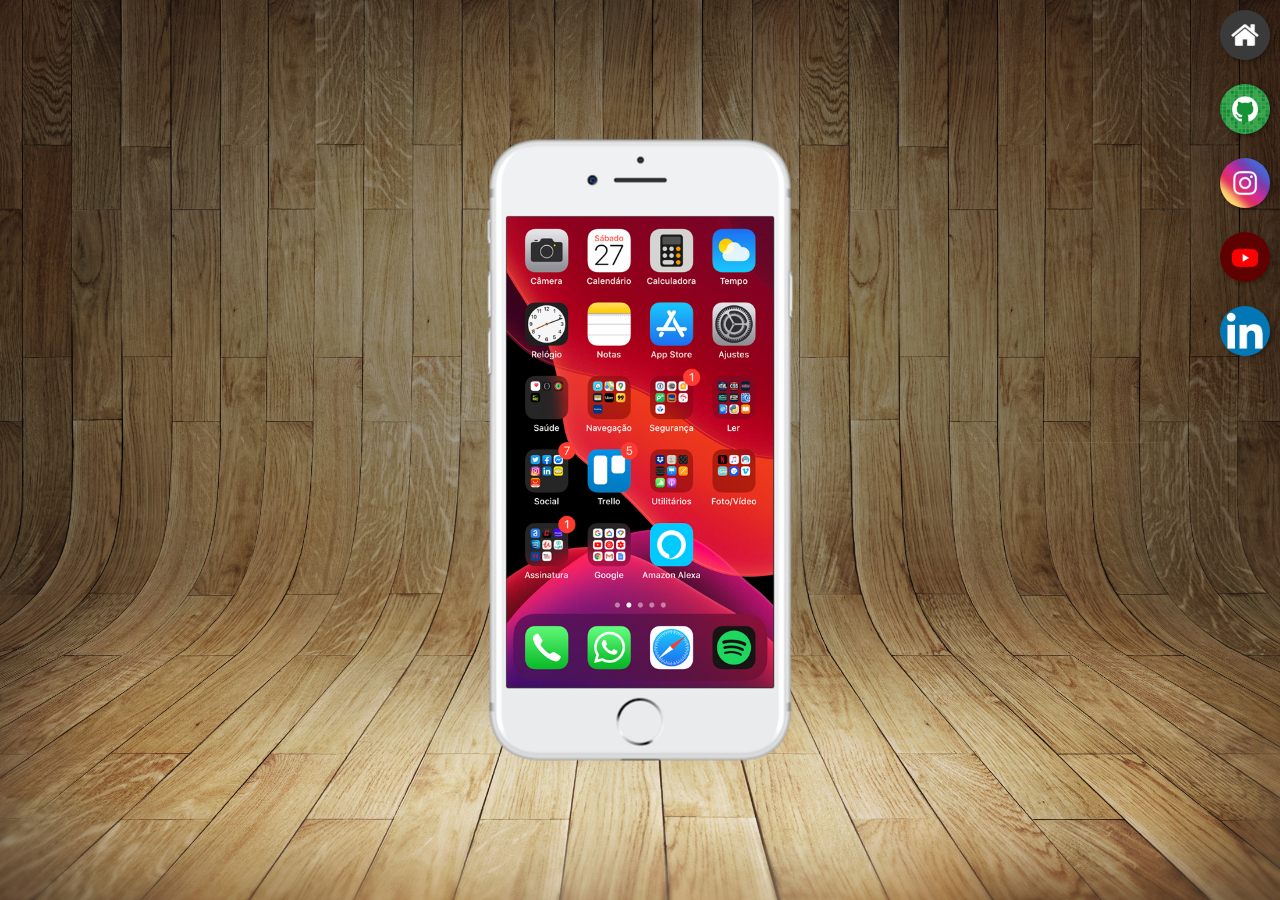
<file: index.html>
<!DOCTYPE html>
<html lang="pt-br">
<head>
    <meta charset="UTF-8">
    <meta name="viewport" content="width=device-width, initial-scale=1.0">
    <link rel="shortcut icon" href="favicon.ico" type="image/x-icon">
    <link rel="stylesheet" href="estilos/style.css">
    <title>Projeto Rede Sociais</title>
</head>
<body>
    <main>
        <section id="telefone">
            <iframe name="tela" id="tela" src="home.html" frameborder="0"></iframe>
        </section>
        <section id="redes-sociais">
            <a href="home.html" target="tela"><img src="imagens/logo-home.jpg" alt=""></a> <br>
            <a href="github.html" target="tela"><img src="imagens/logo-github.jpg" alt=""></a><br>
            <a href="instagram.html" target="tela"><img src="imagens/logo-instagram.jpg" alt=""></a><br>
            <a href="youtube.html" target="tela"><img src="imagens/logo-youtube.jpg" alt=""></a><br>
            <a href="linkedin.html" target="tela"><img src="imagens/logo-linkedin.png" alt=""></a>
        </section>
    </main>
</body>
</html>
</file>
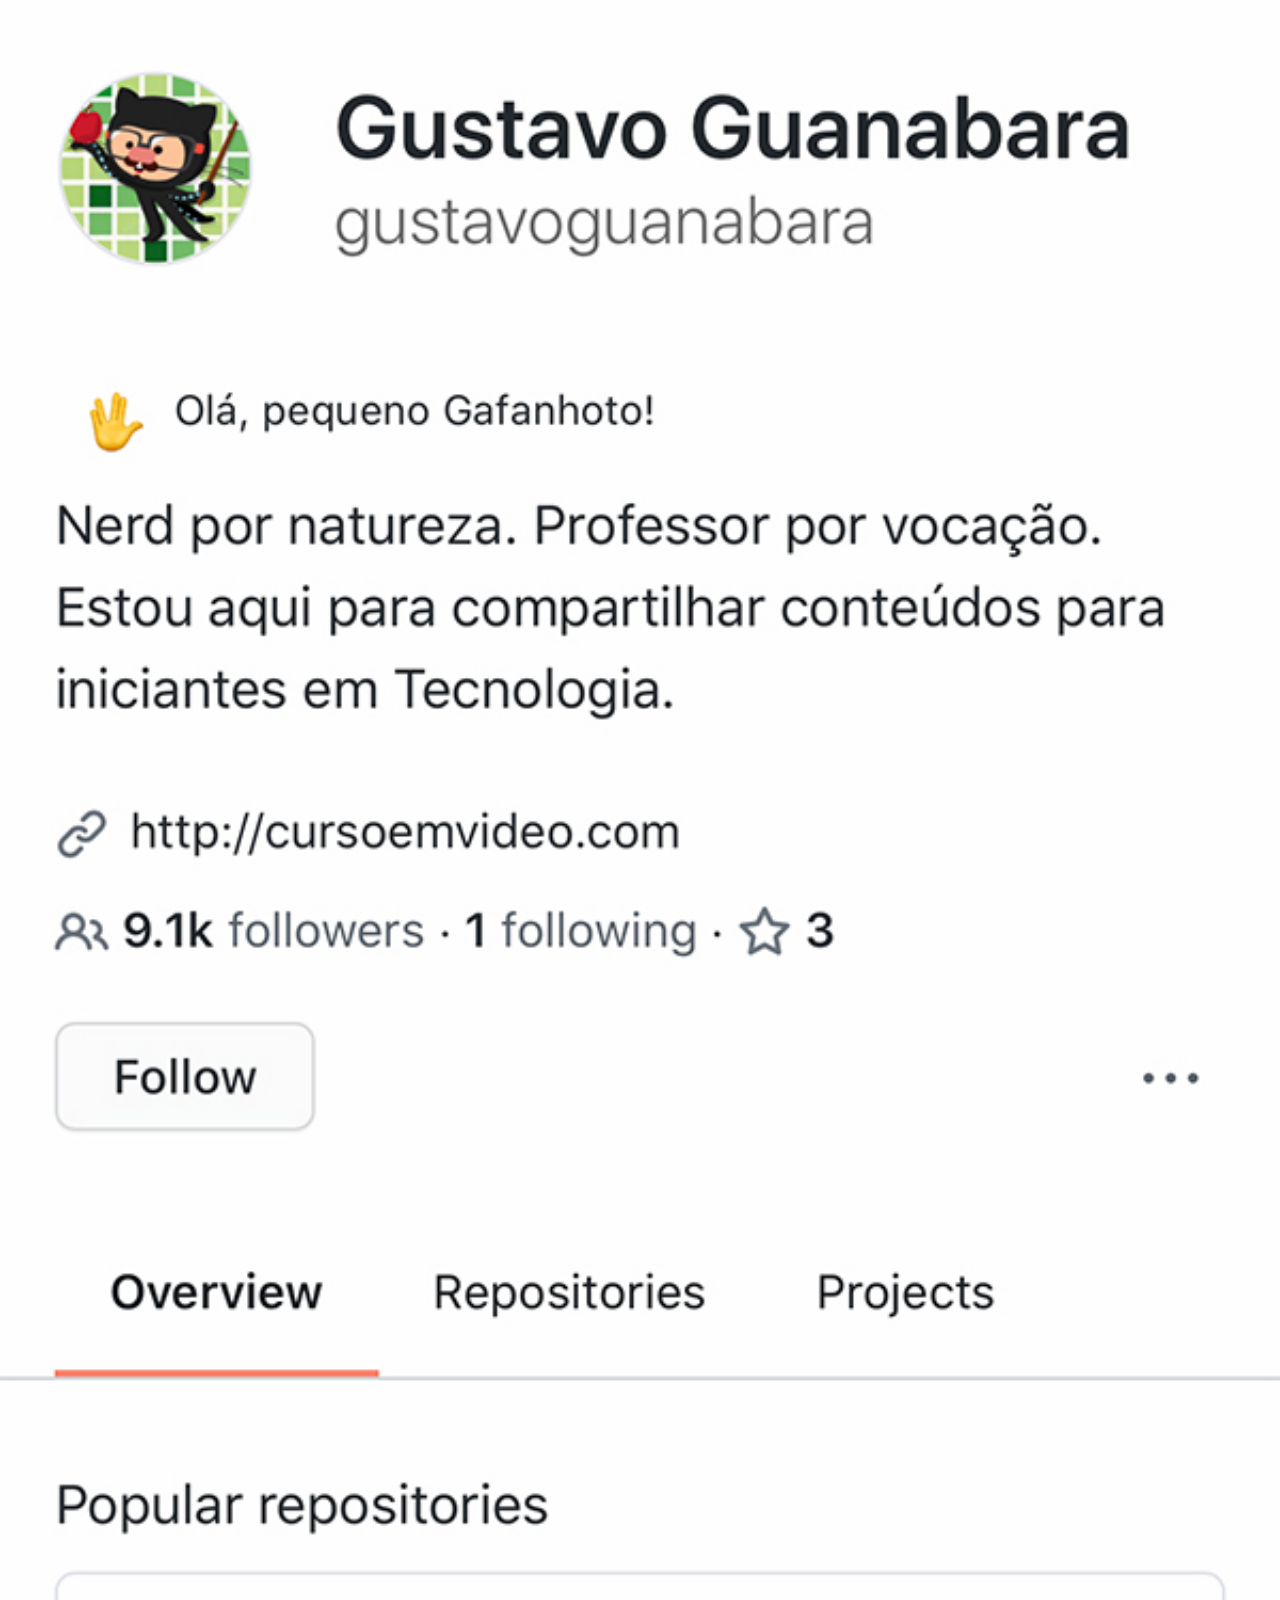
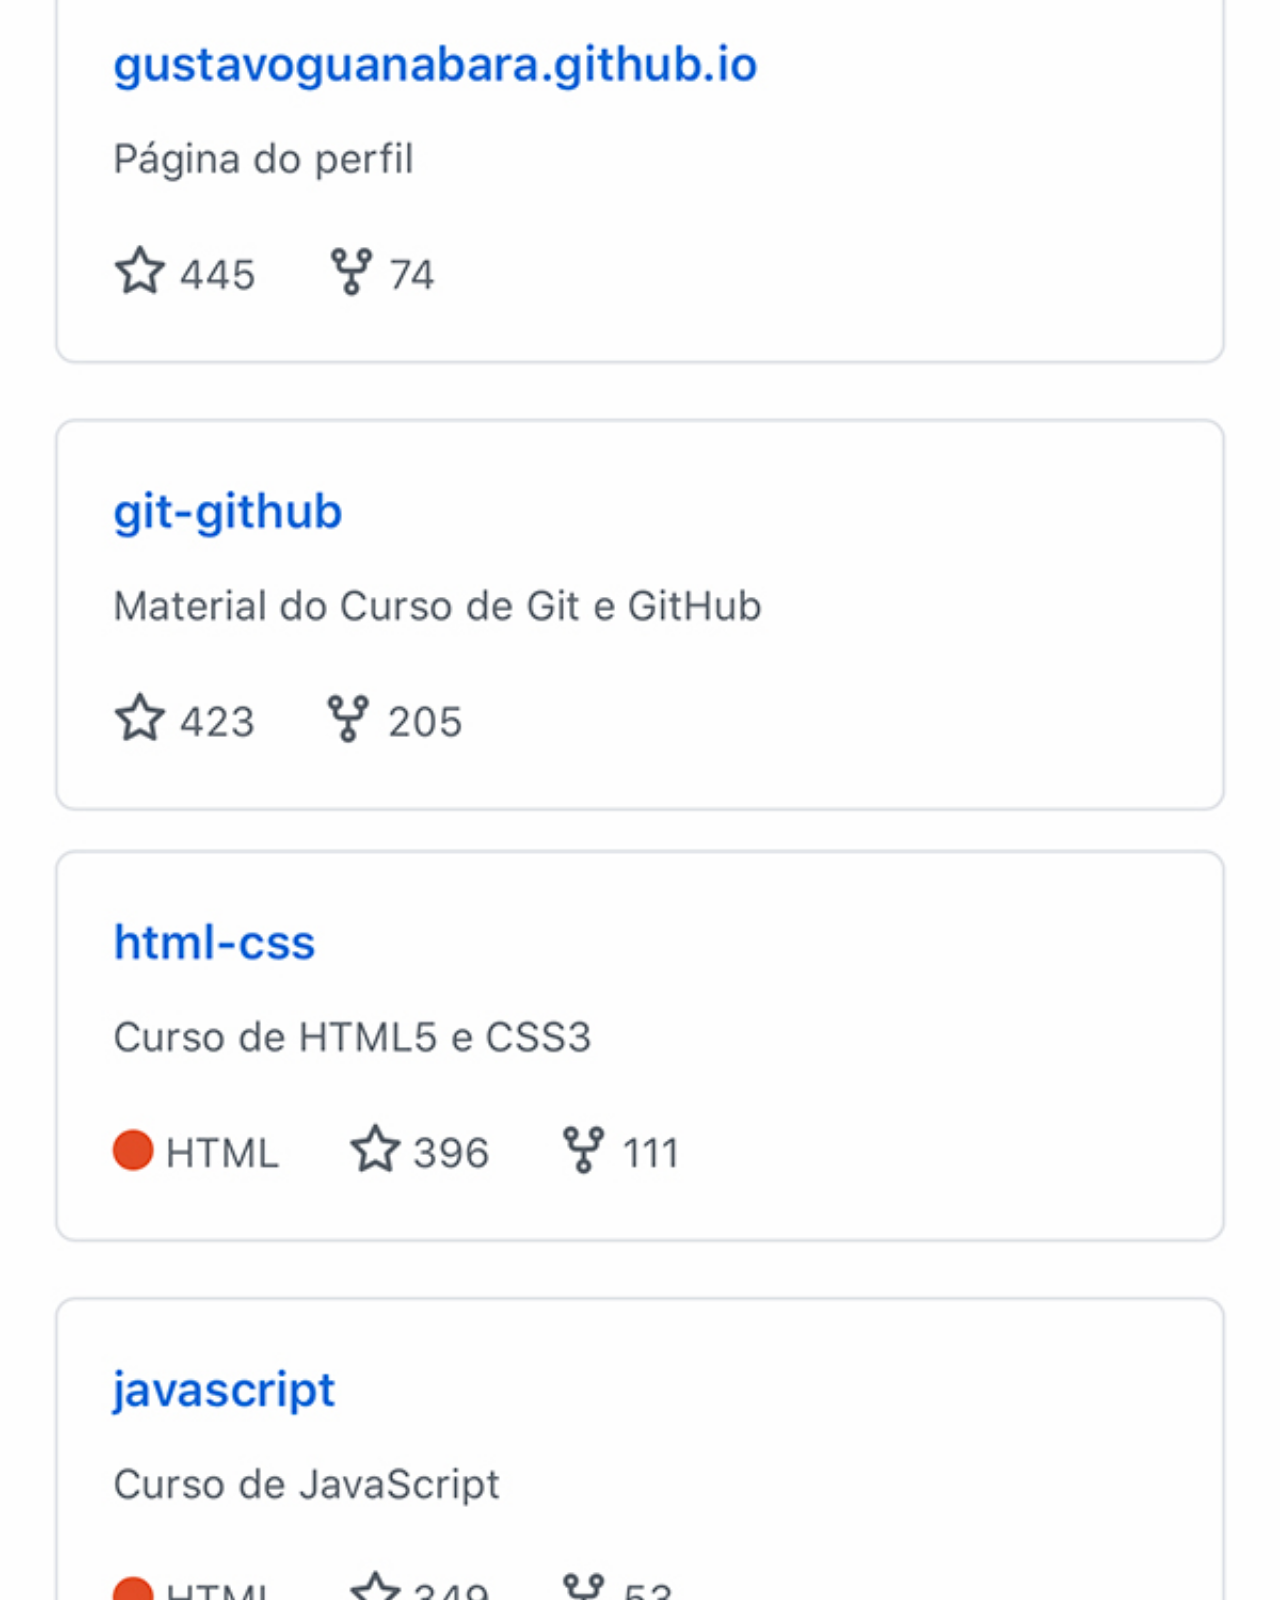
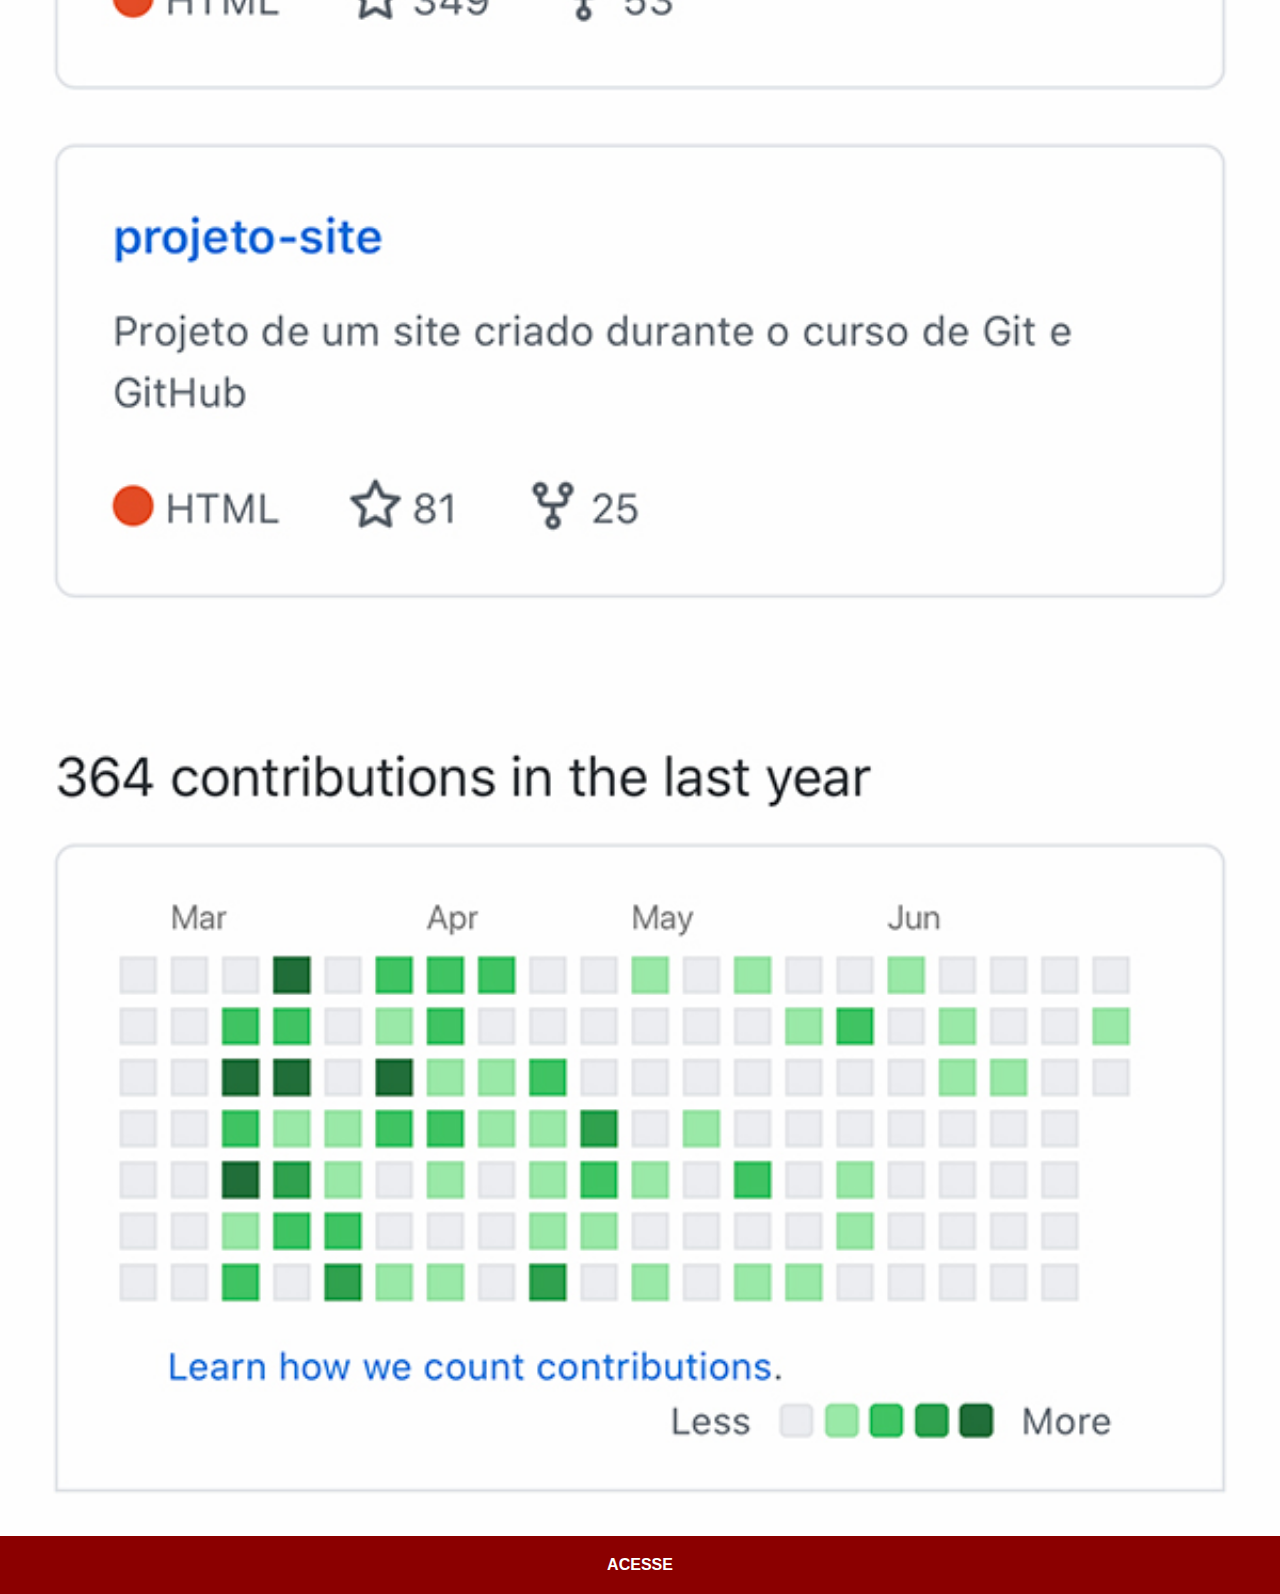
<file: github.html>
<!DOCTYPE html>
<html lang="pt-br">
<head>
    <meta charset="UTF-8">
    <meta name="viewport" content="width=device-width, initial-scale=1.0">
    <link rel="stylesheet" href="estilos/social.css">
    <title>GitHub</title>
</head>
<body>
    <img src="imagens/tela-github.jpg" alt="">
    <a href="https://github.com/douglassantosdev" target="_blank">ACESSE</a>
</body>
</html>
</file>
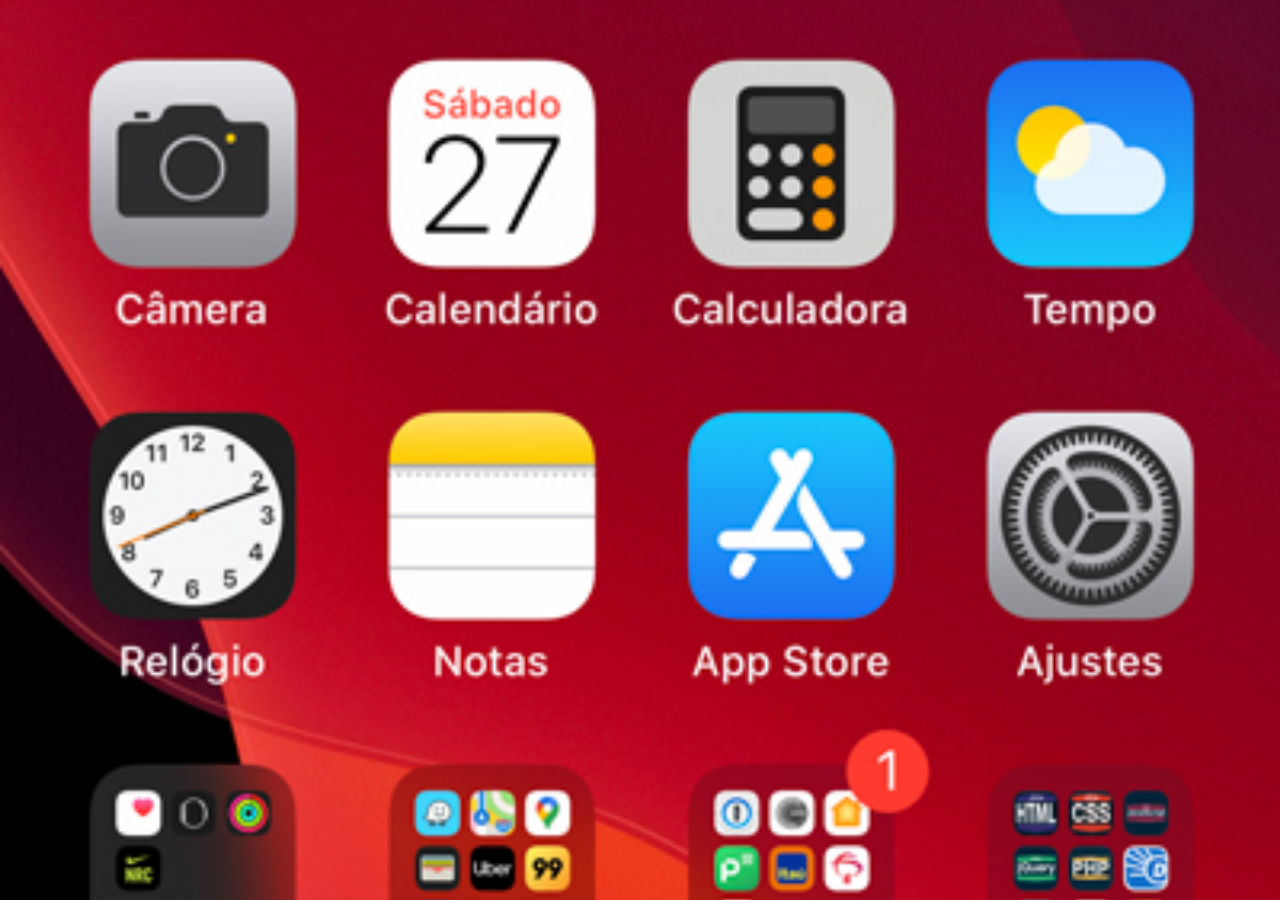
<file: home.html>
<!DOCTYPE html>
<html lang="pt-br">
<head>
    <meta charset="UTF-8">
    <meta name="viewport" content="width=device-width, initial-scale=1.0">
    <title>Home</title>
</head>
<style>
    * {
        margin: 0px;
        padding: 0px;
    }
    body {
        width: 100vw;
        height: 100vh;
        background: black url(imagens/tela-home.jpg) no-repeat;
        background-size: cover;
    }
</style>
<body>
    
</body>
</html>
</file>
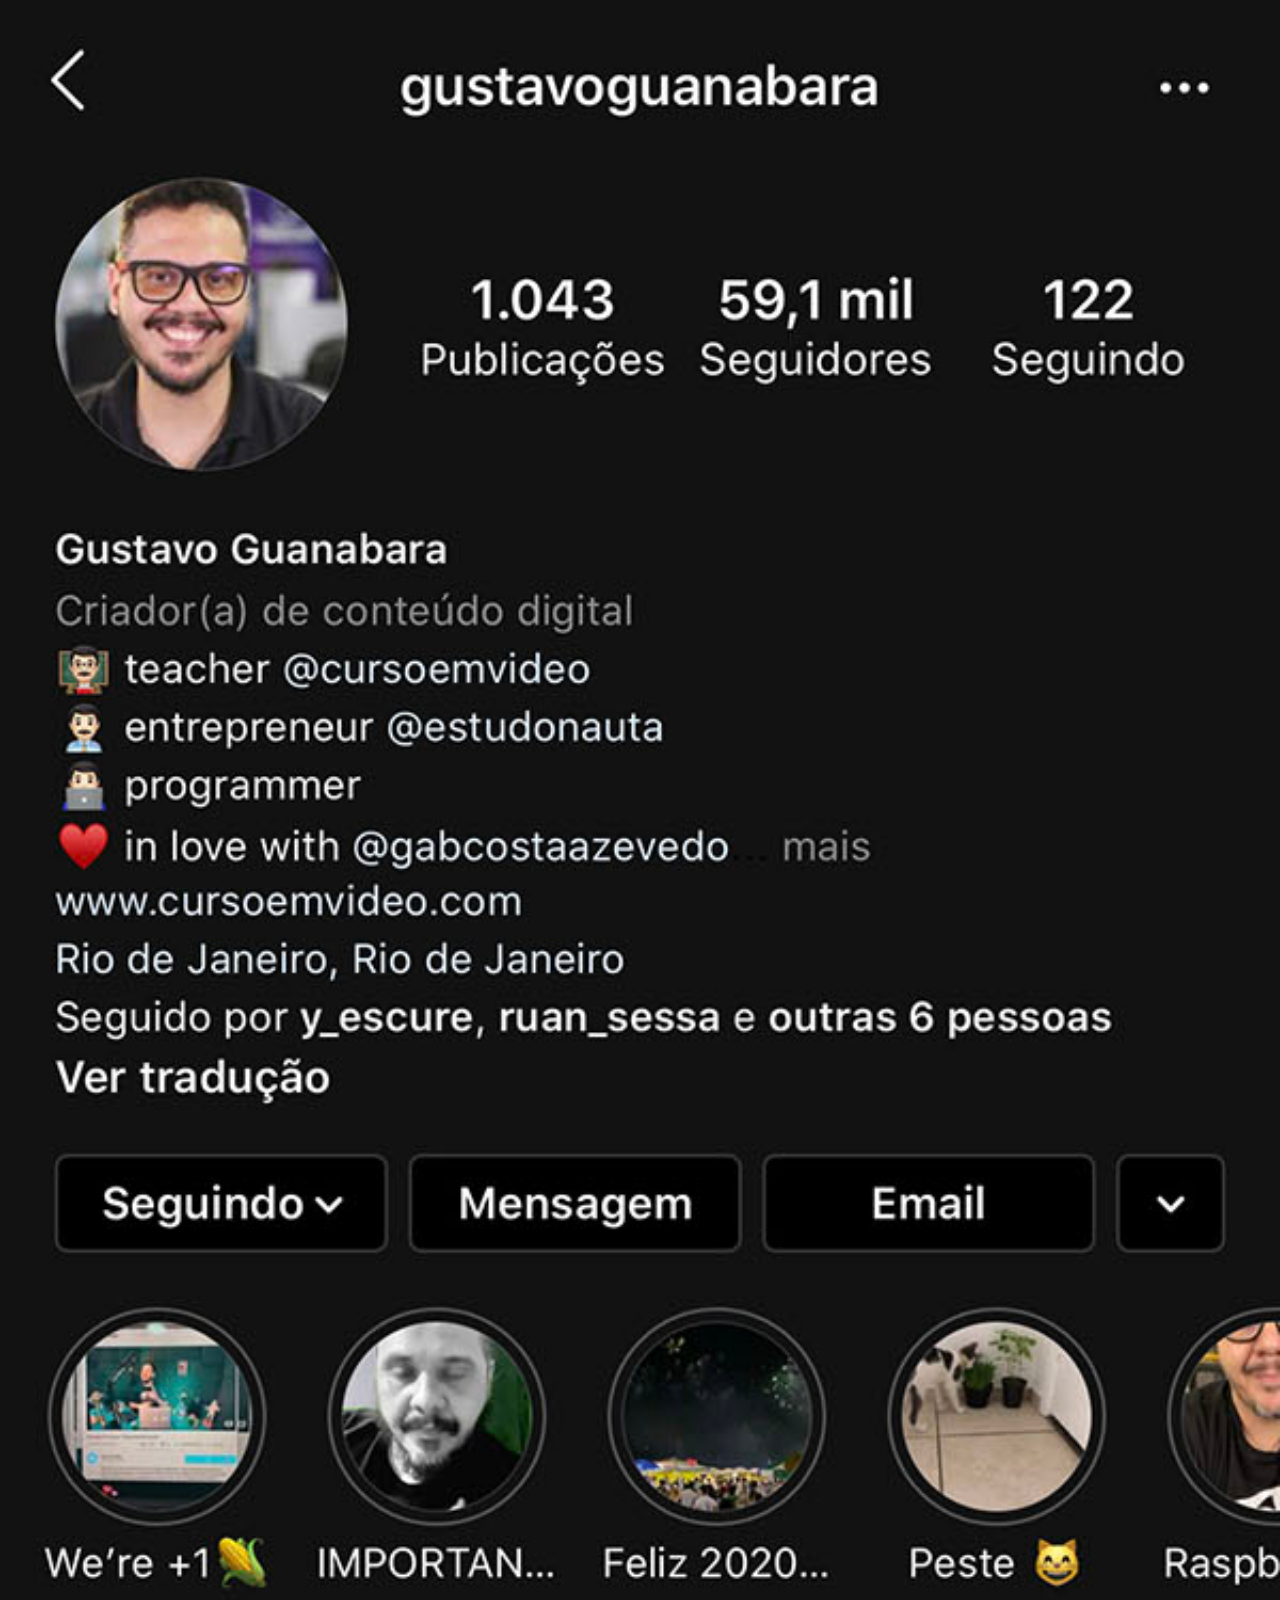
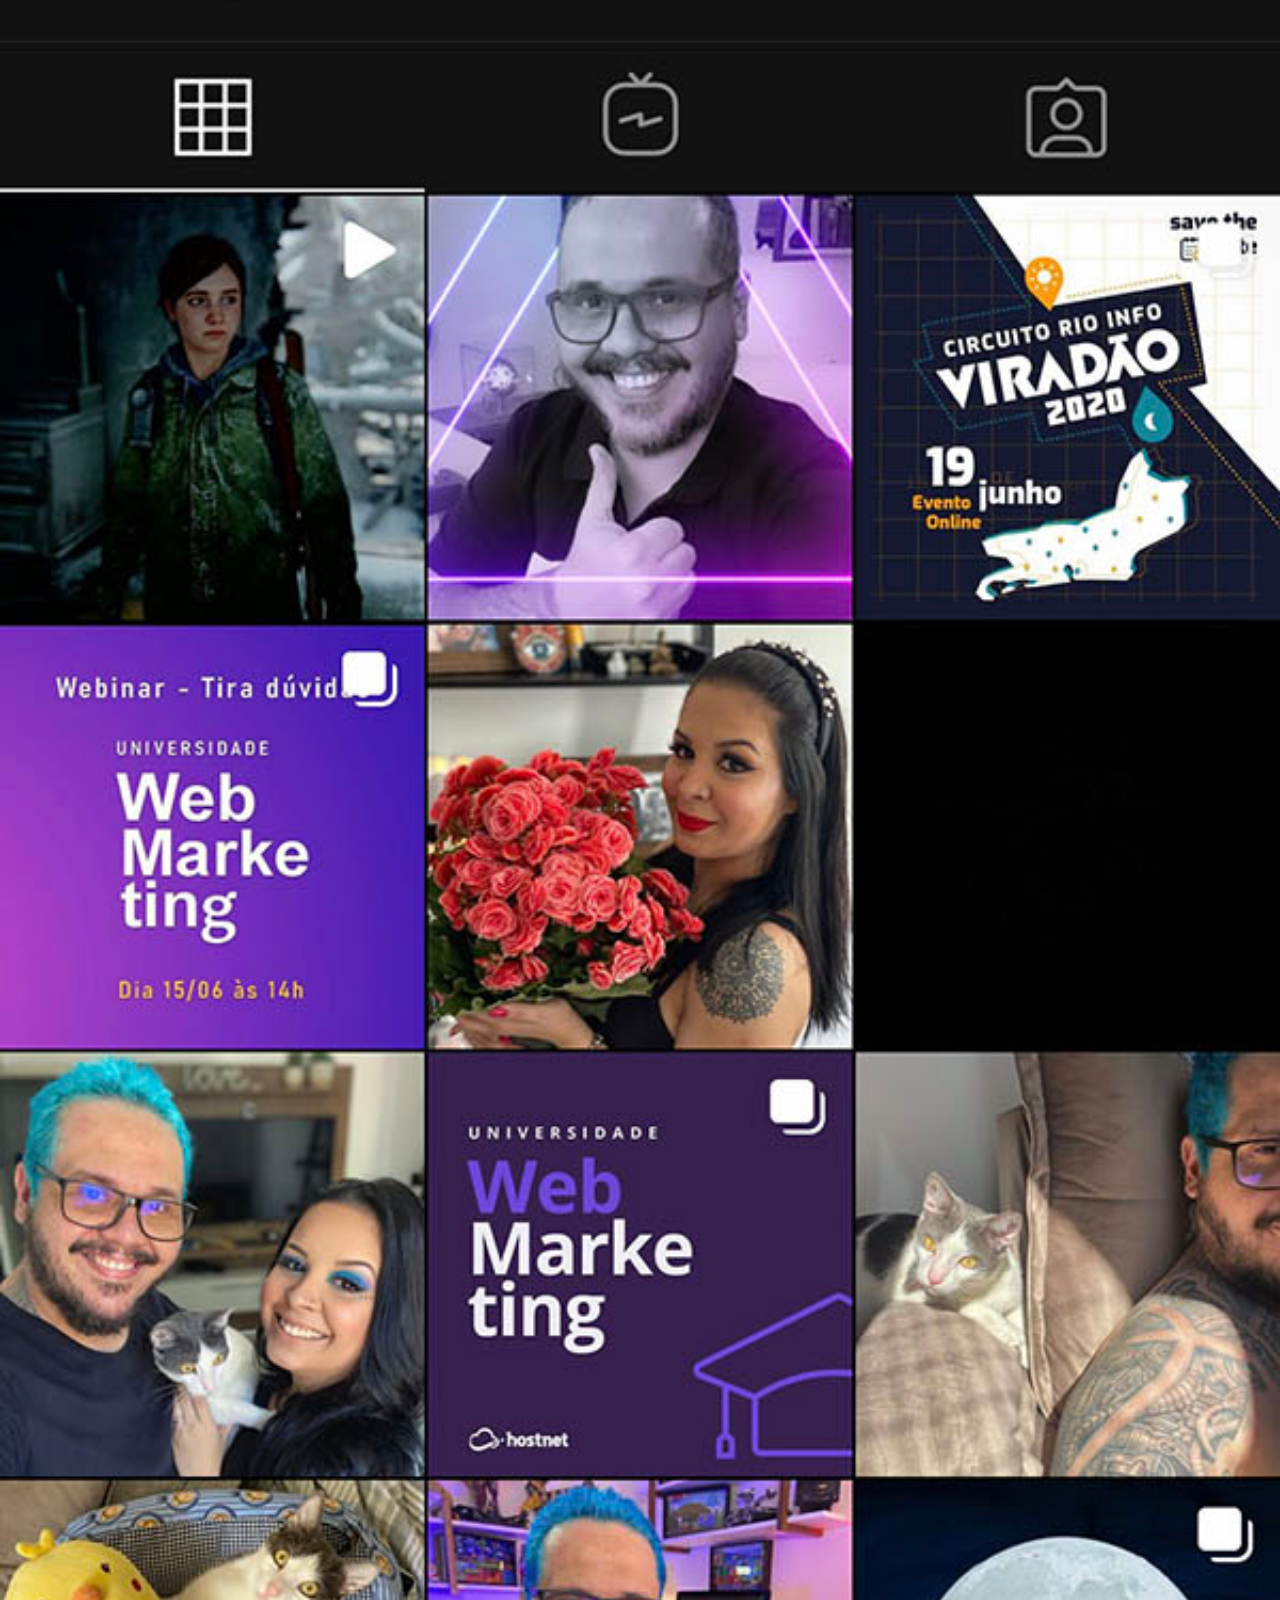
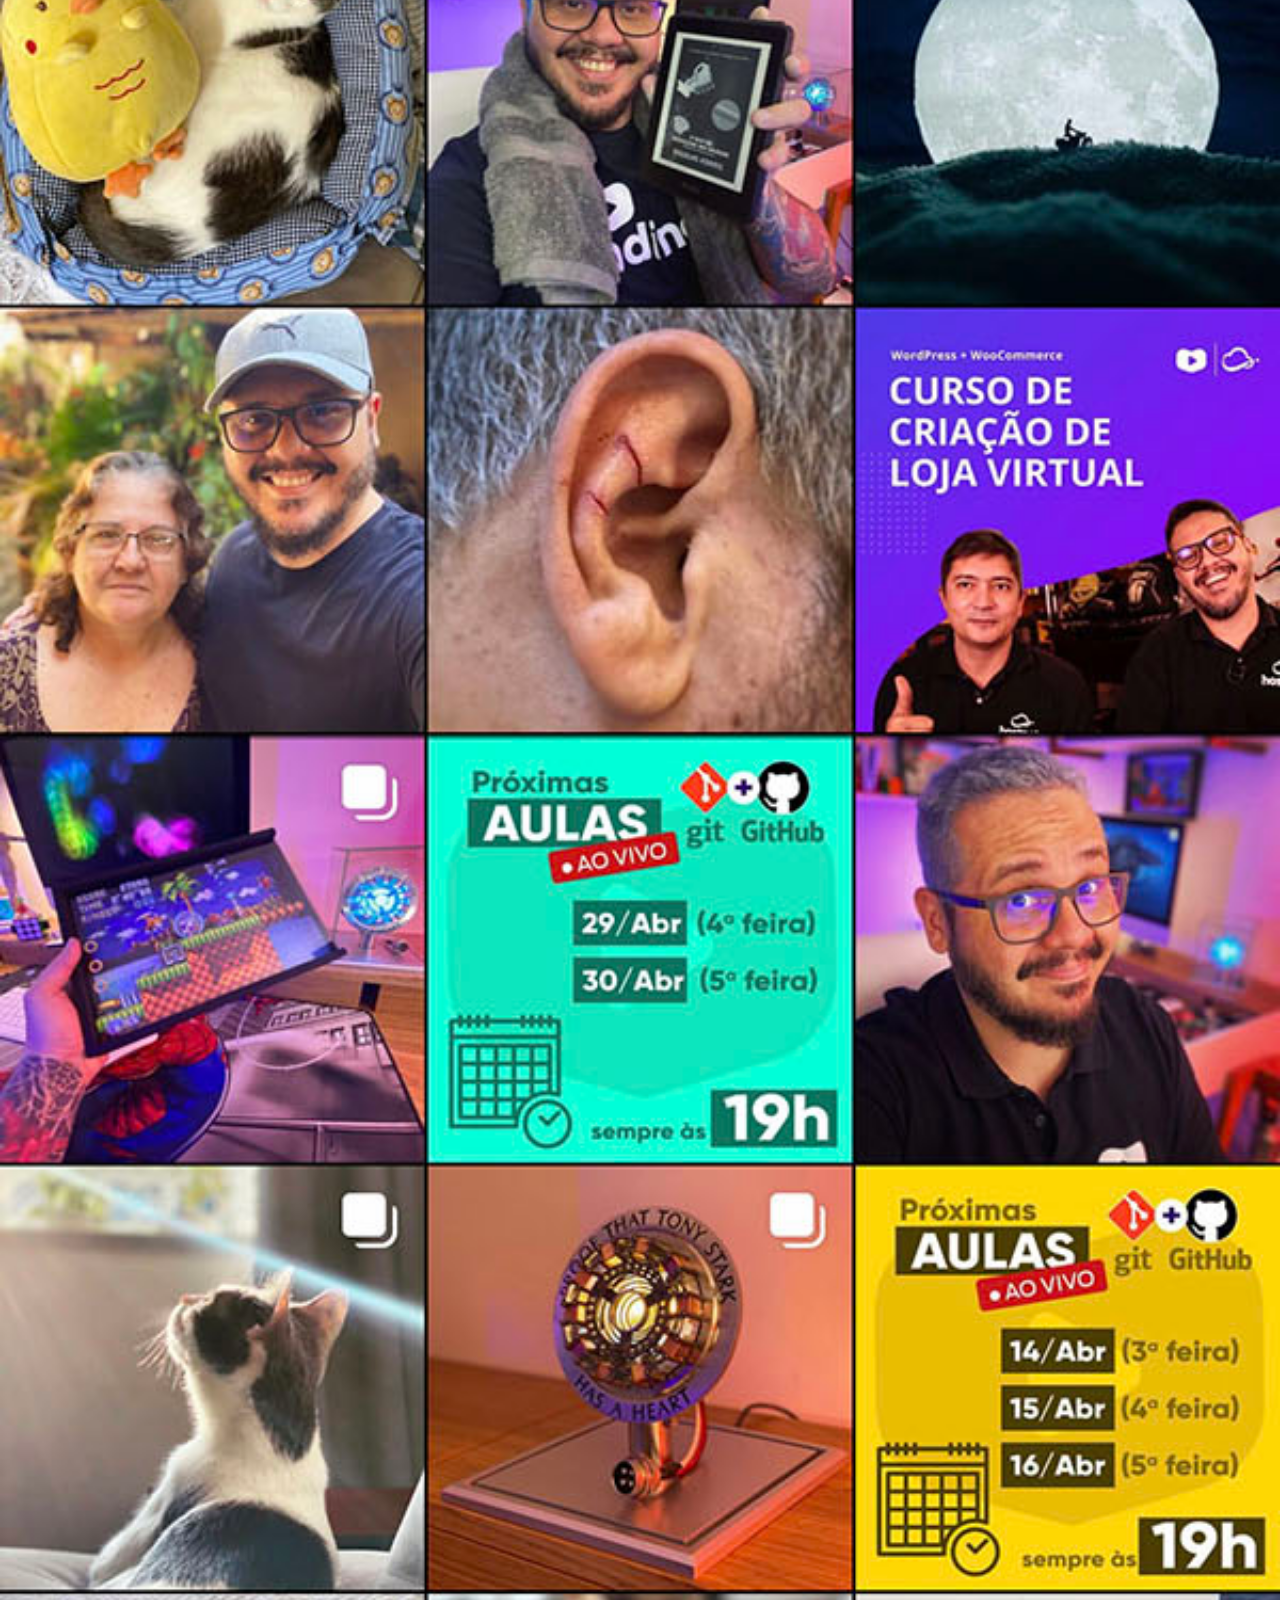
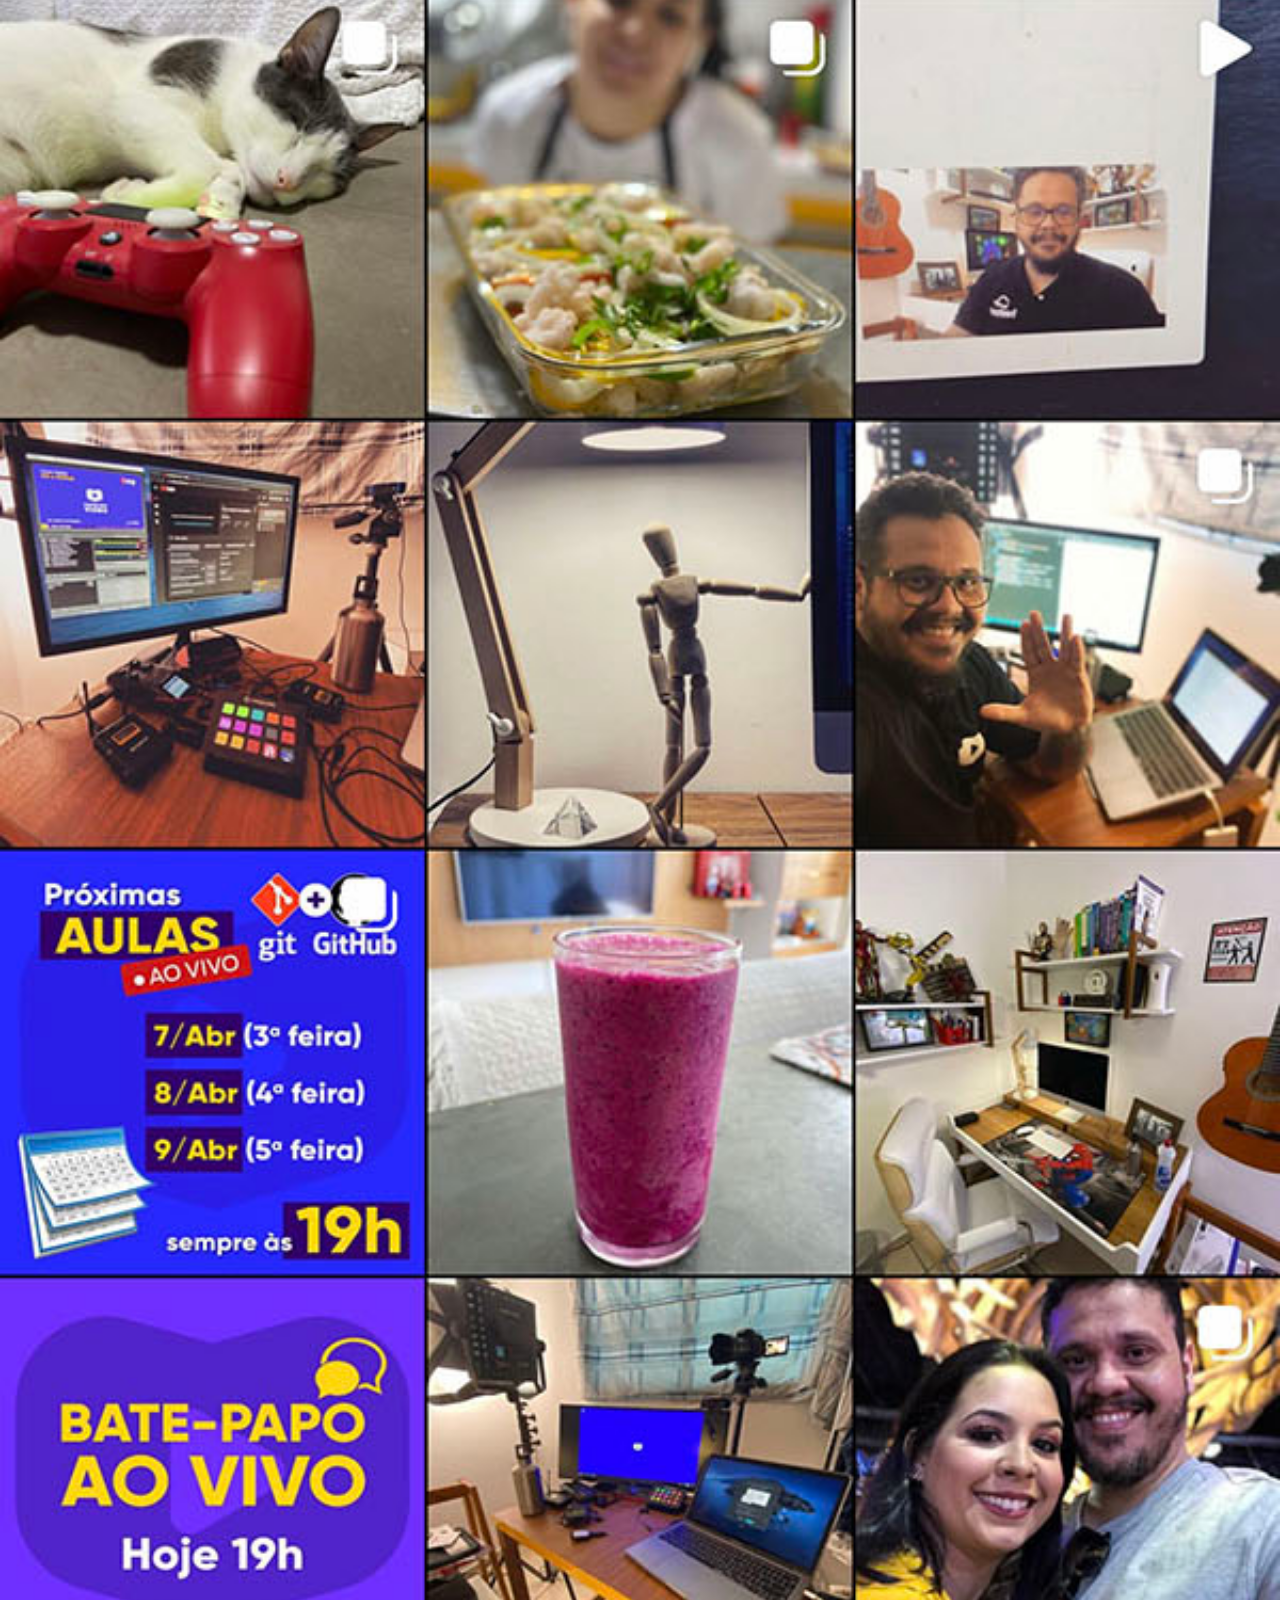
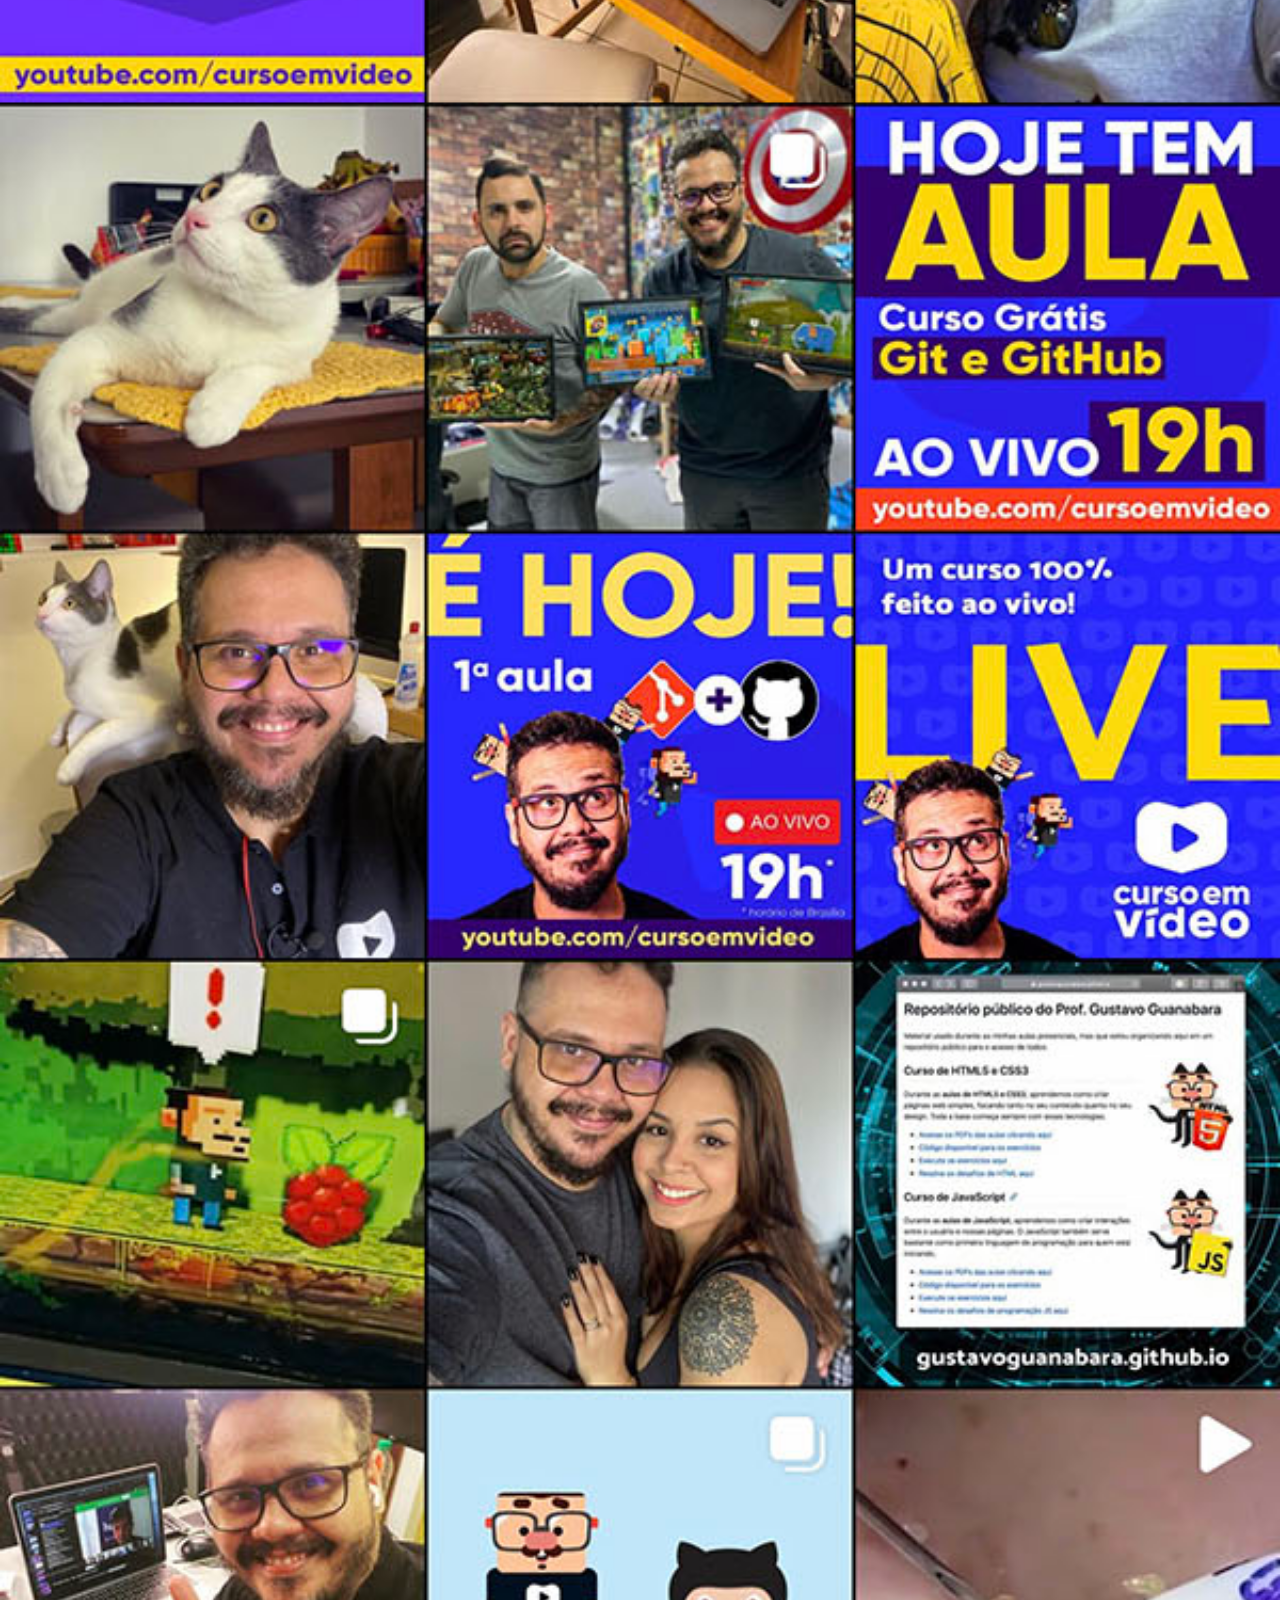
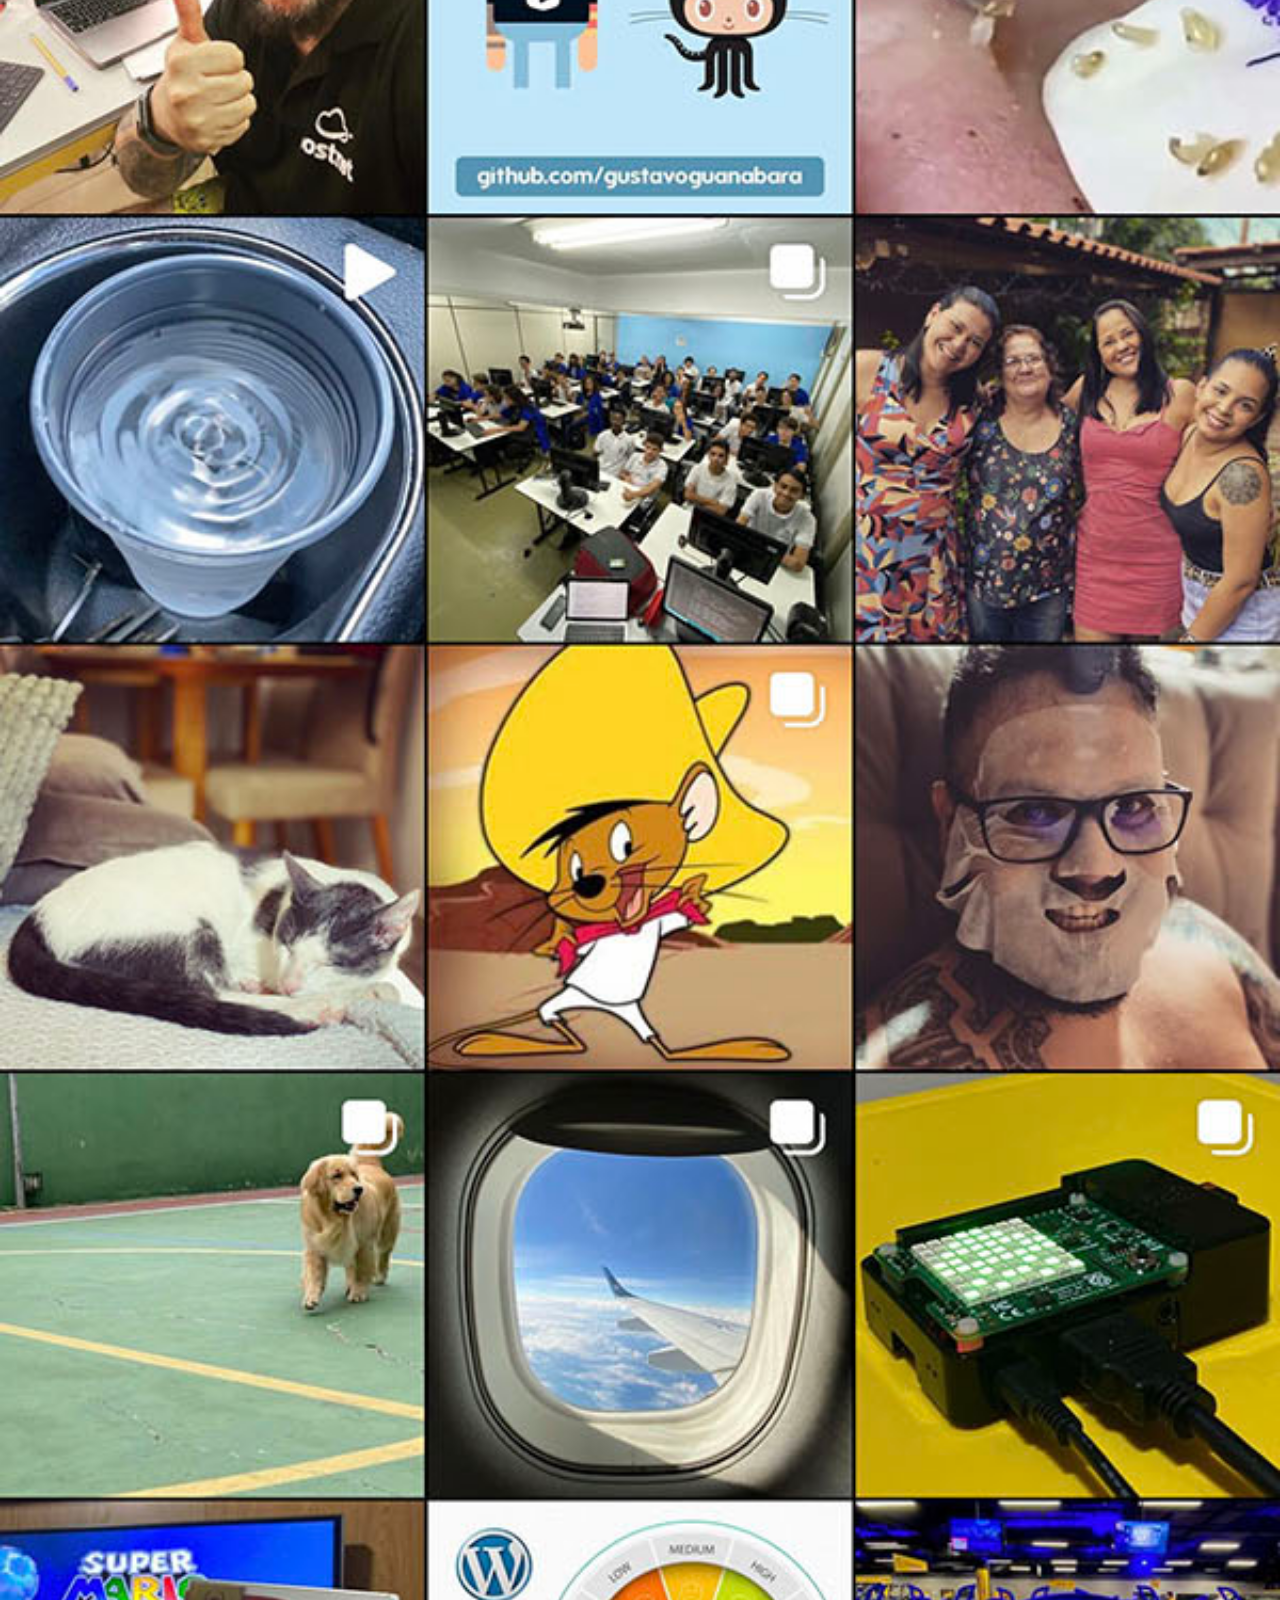
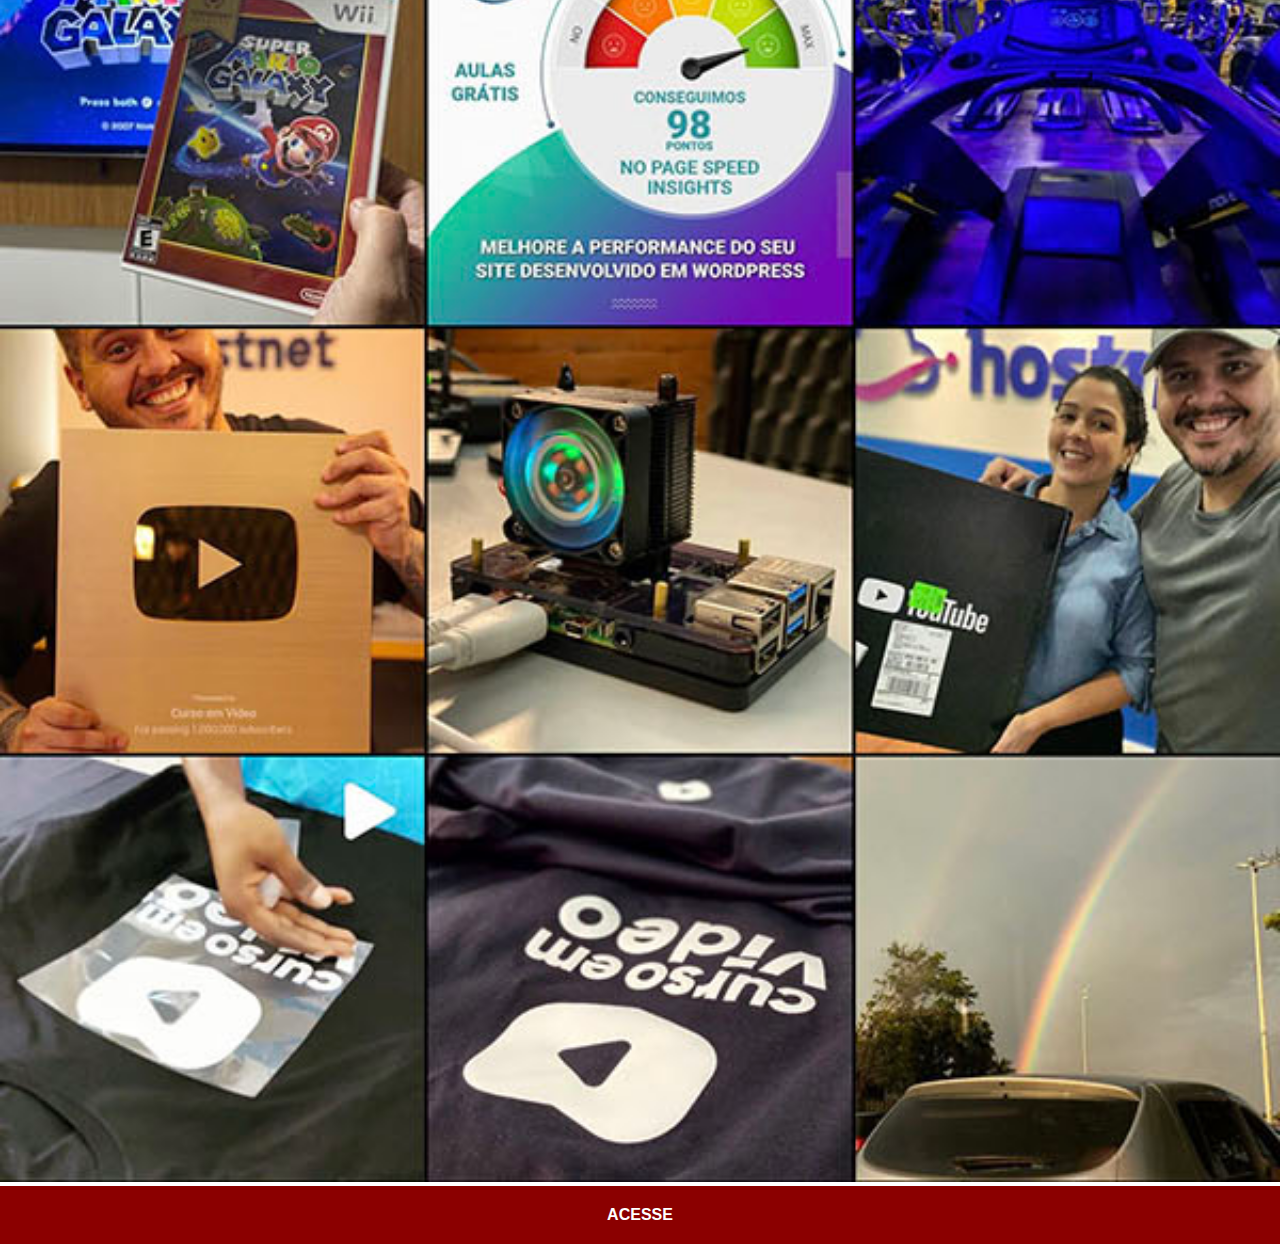
<file: instagram.html>
<!DOCTYPE html>
<html lang="pt-br">
<head>
    <meta charset="UTF-8">
    <meta name="viewport" content="width=device-width, initial-scale=1.0">
    <link rel="stylesheet" href="estilos/social.css">
    <title>Instagram</title>
</head>
<body>
    <img src="imagens/tela-instagram.jpg" alt="">
    <a href="https://www.instagram.com/dougsotnas/" target="_blank">ACESSE</a>
</body>
</html>
</file>
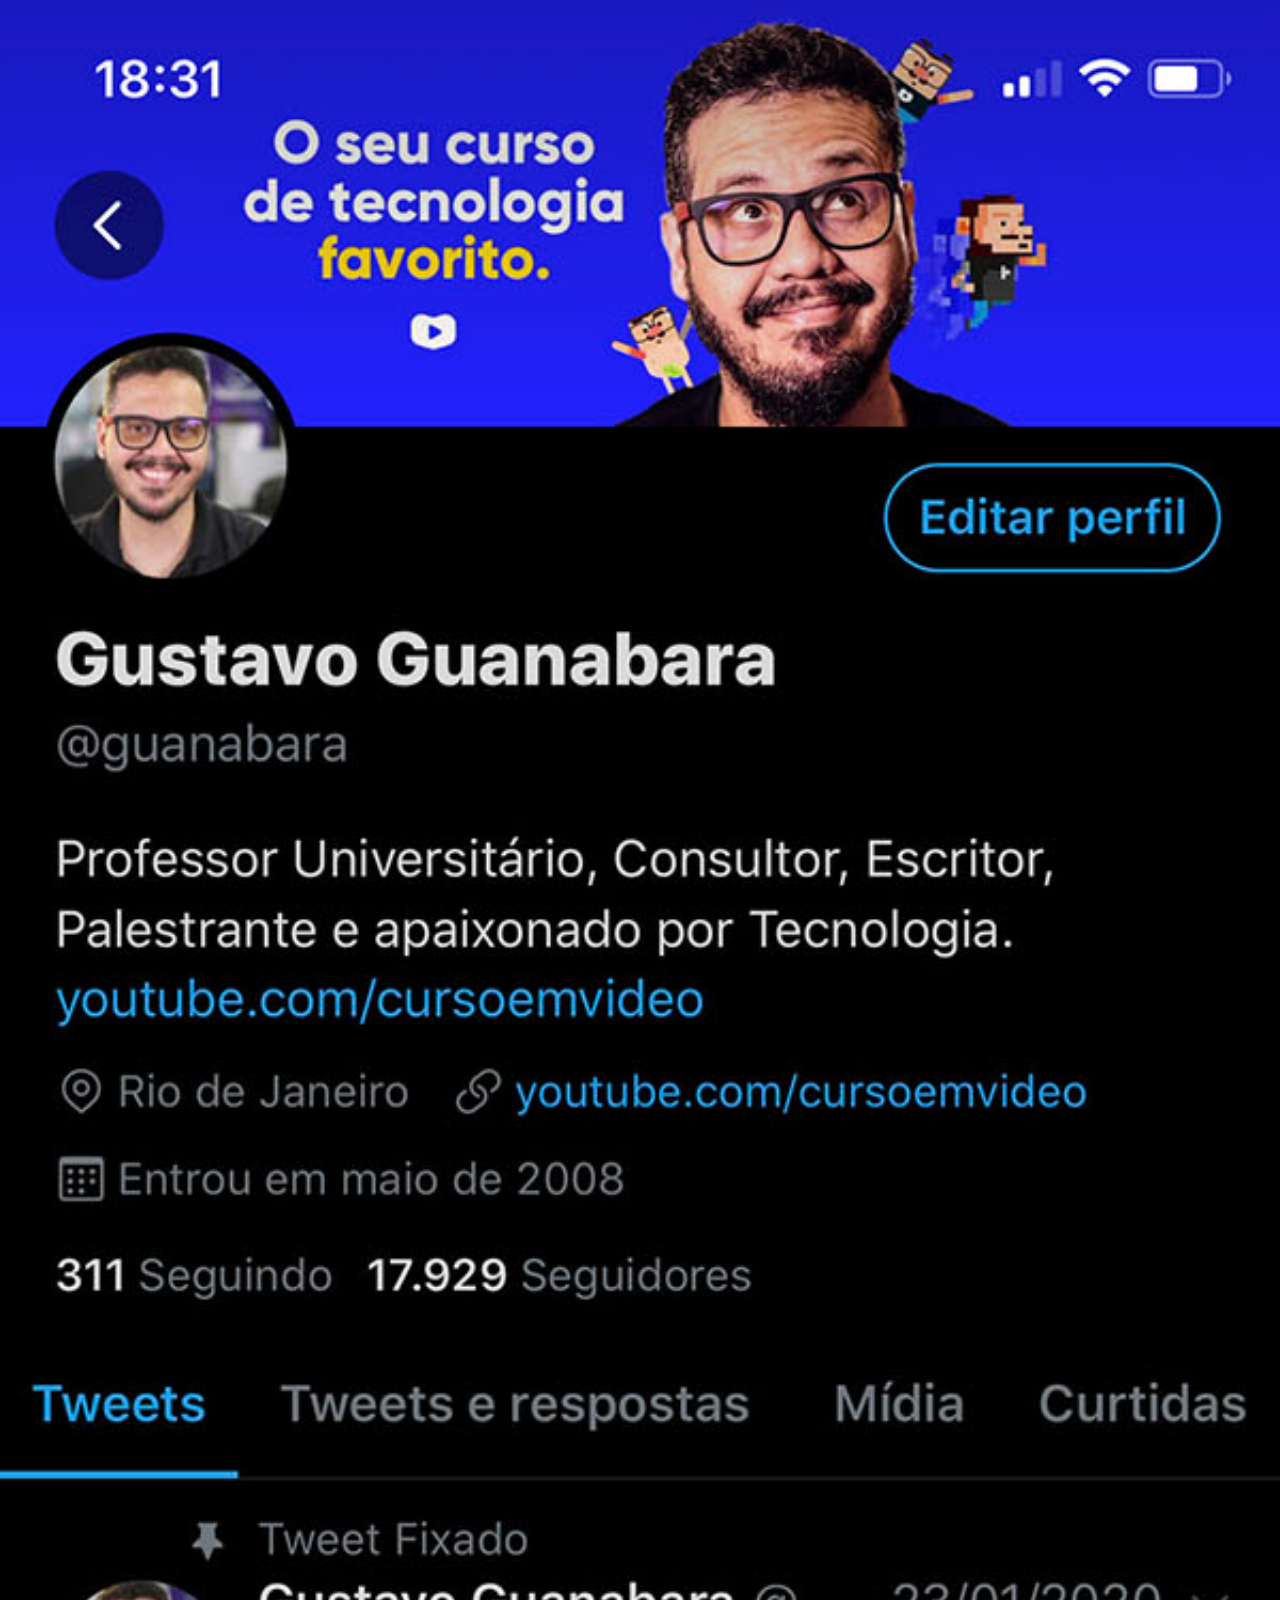
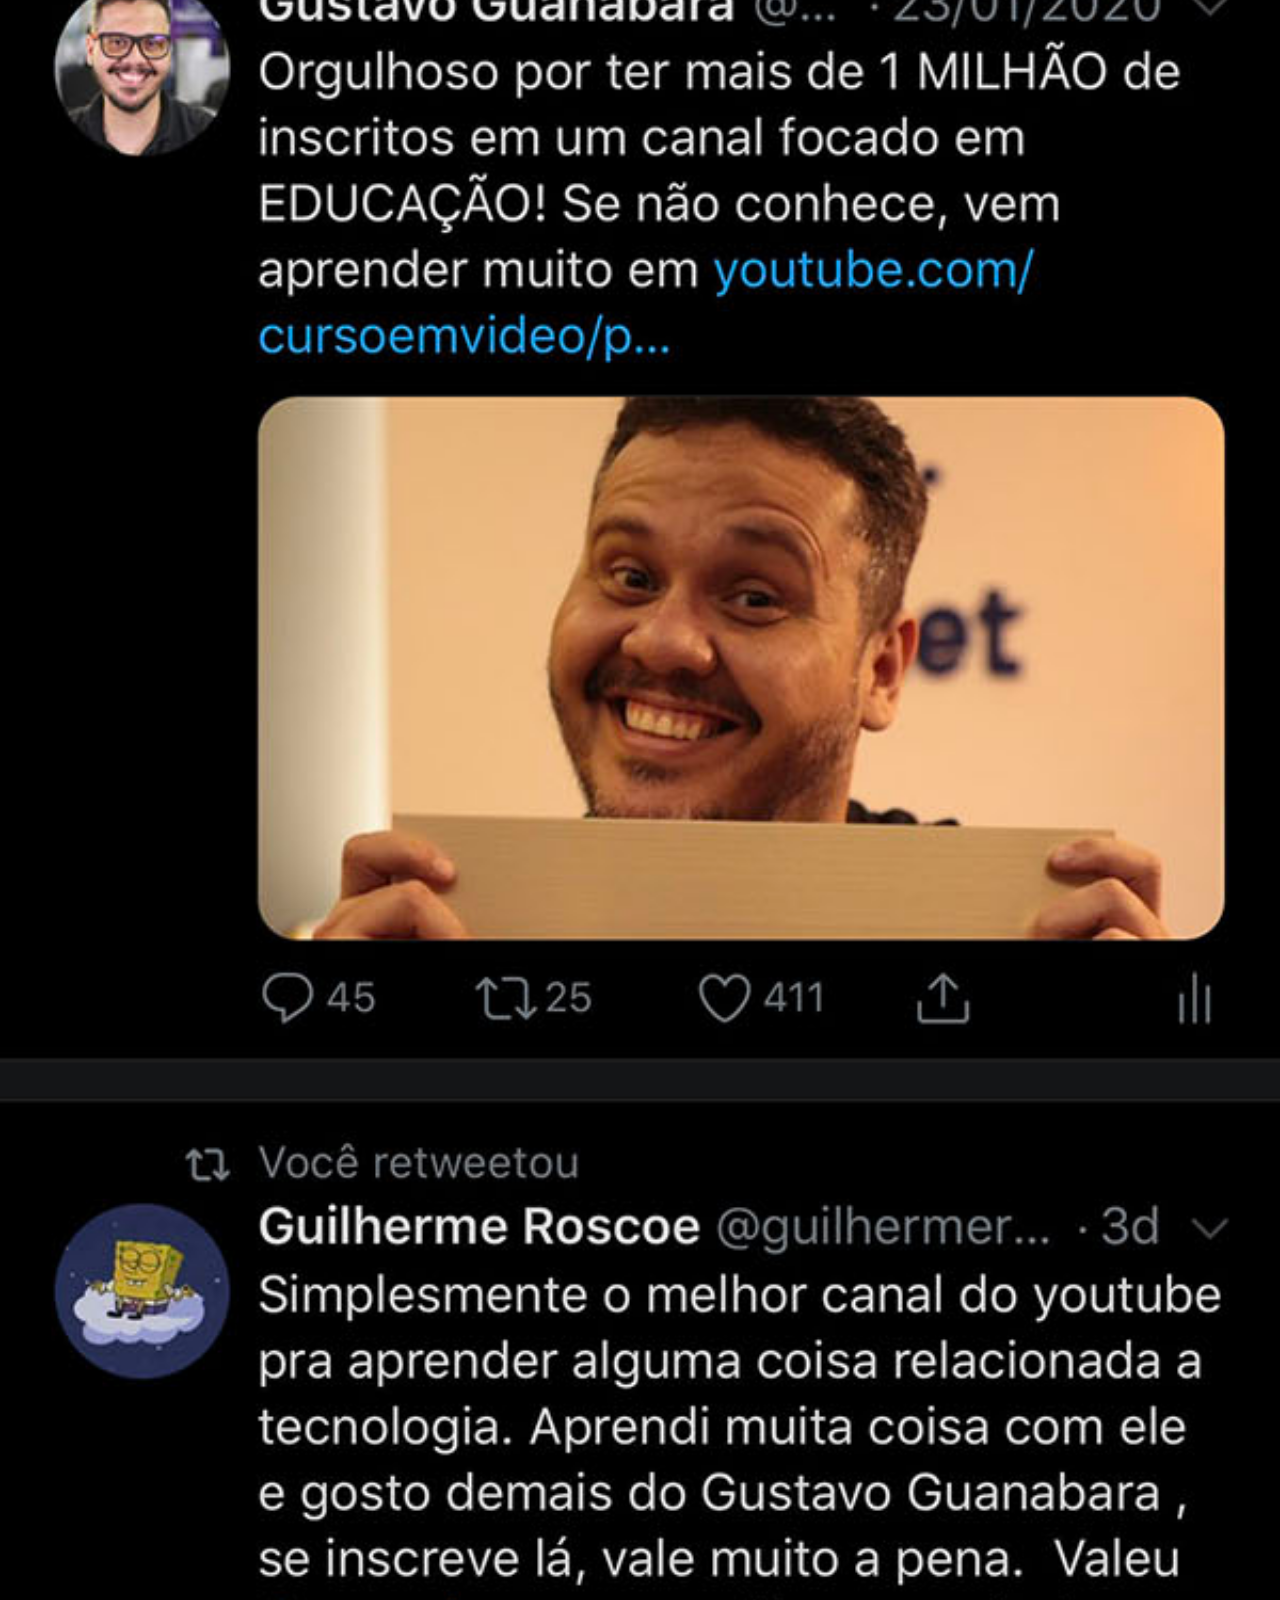
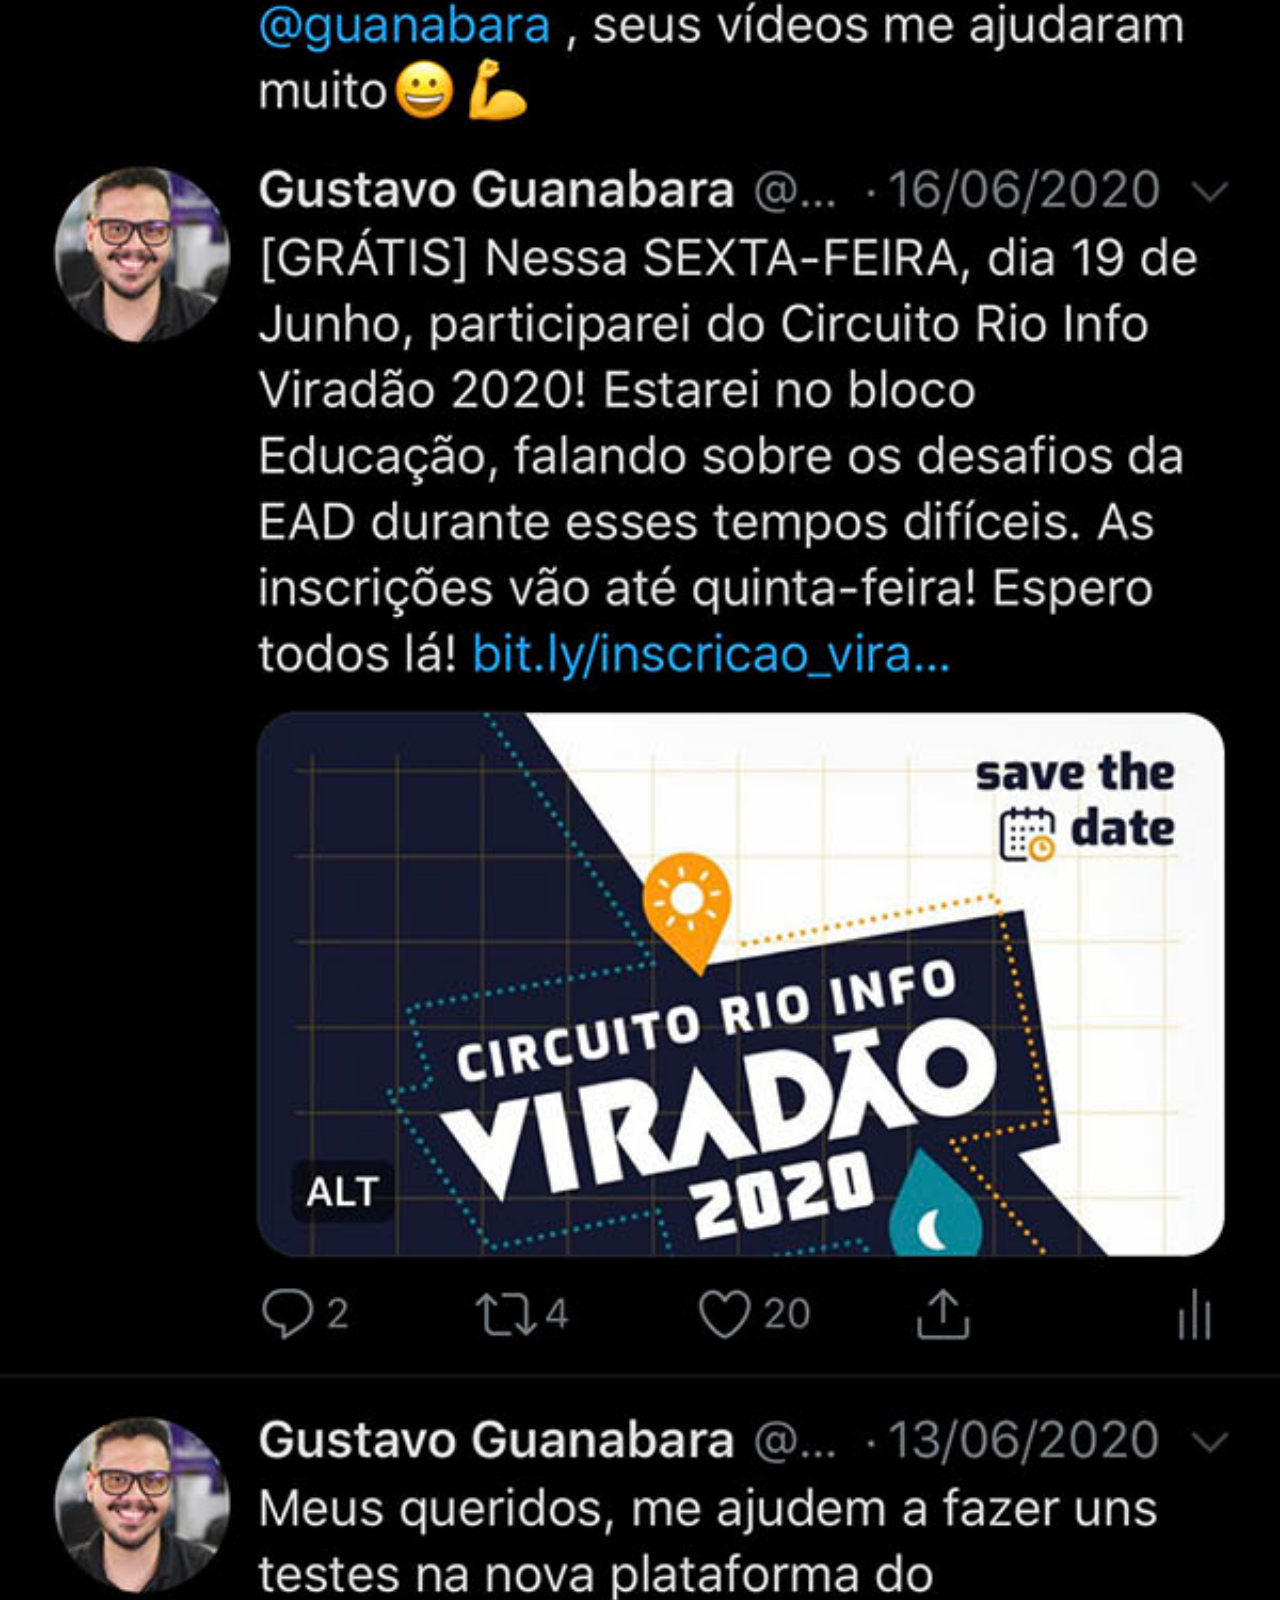
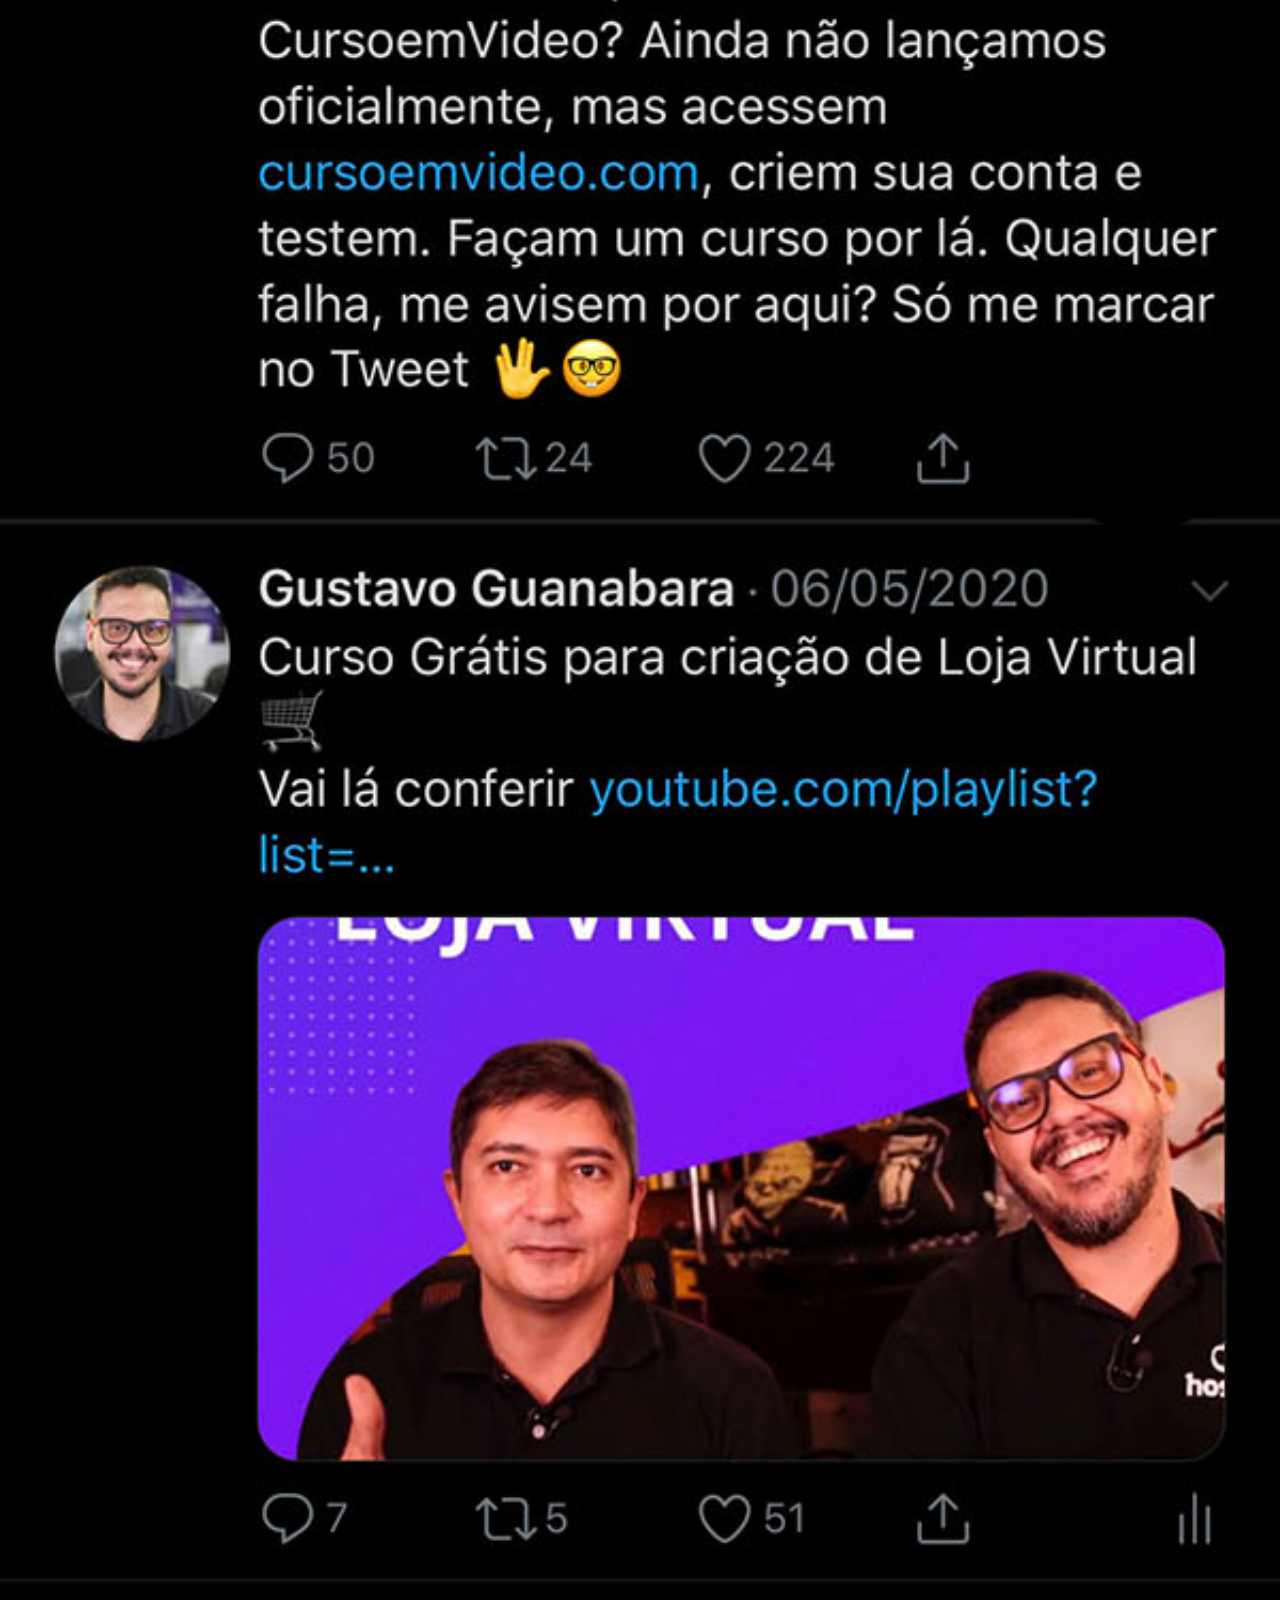
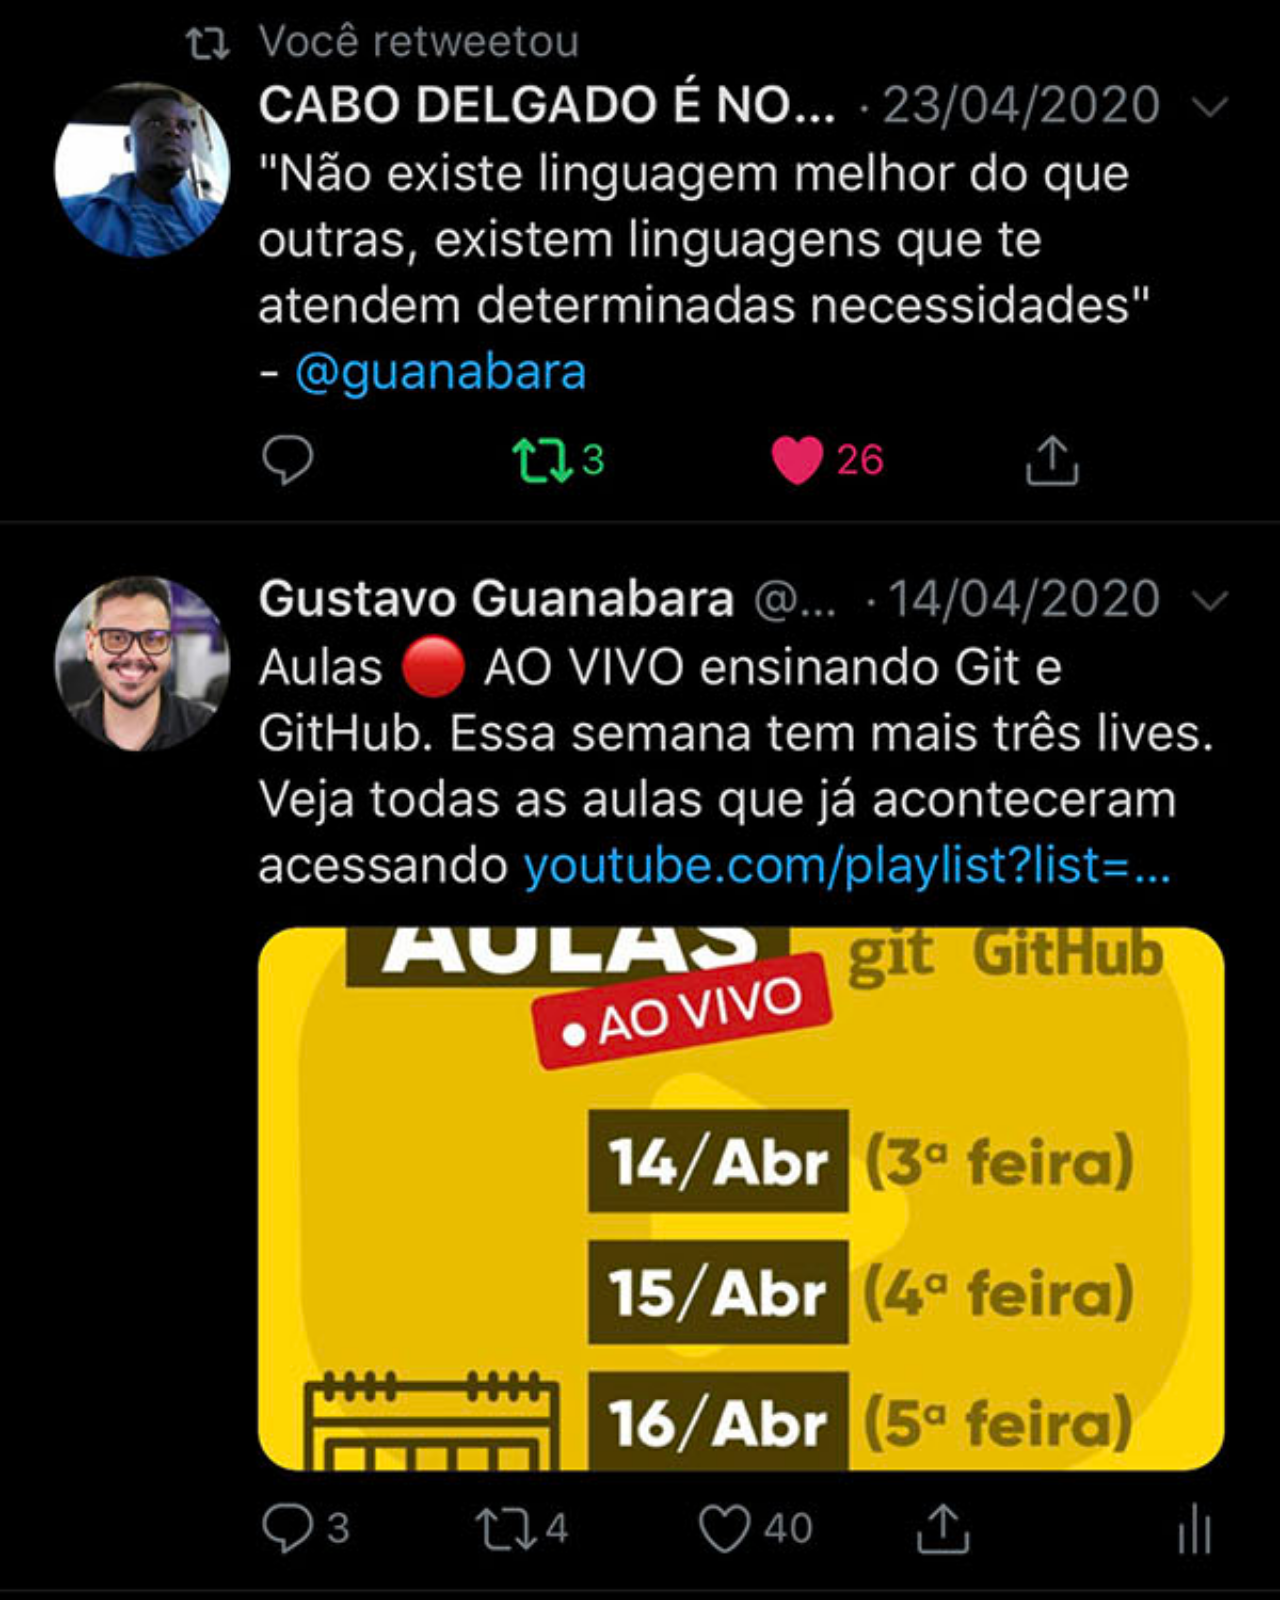
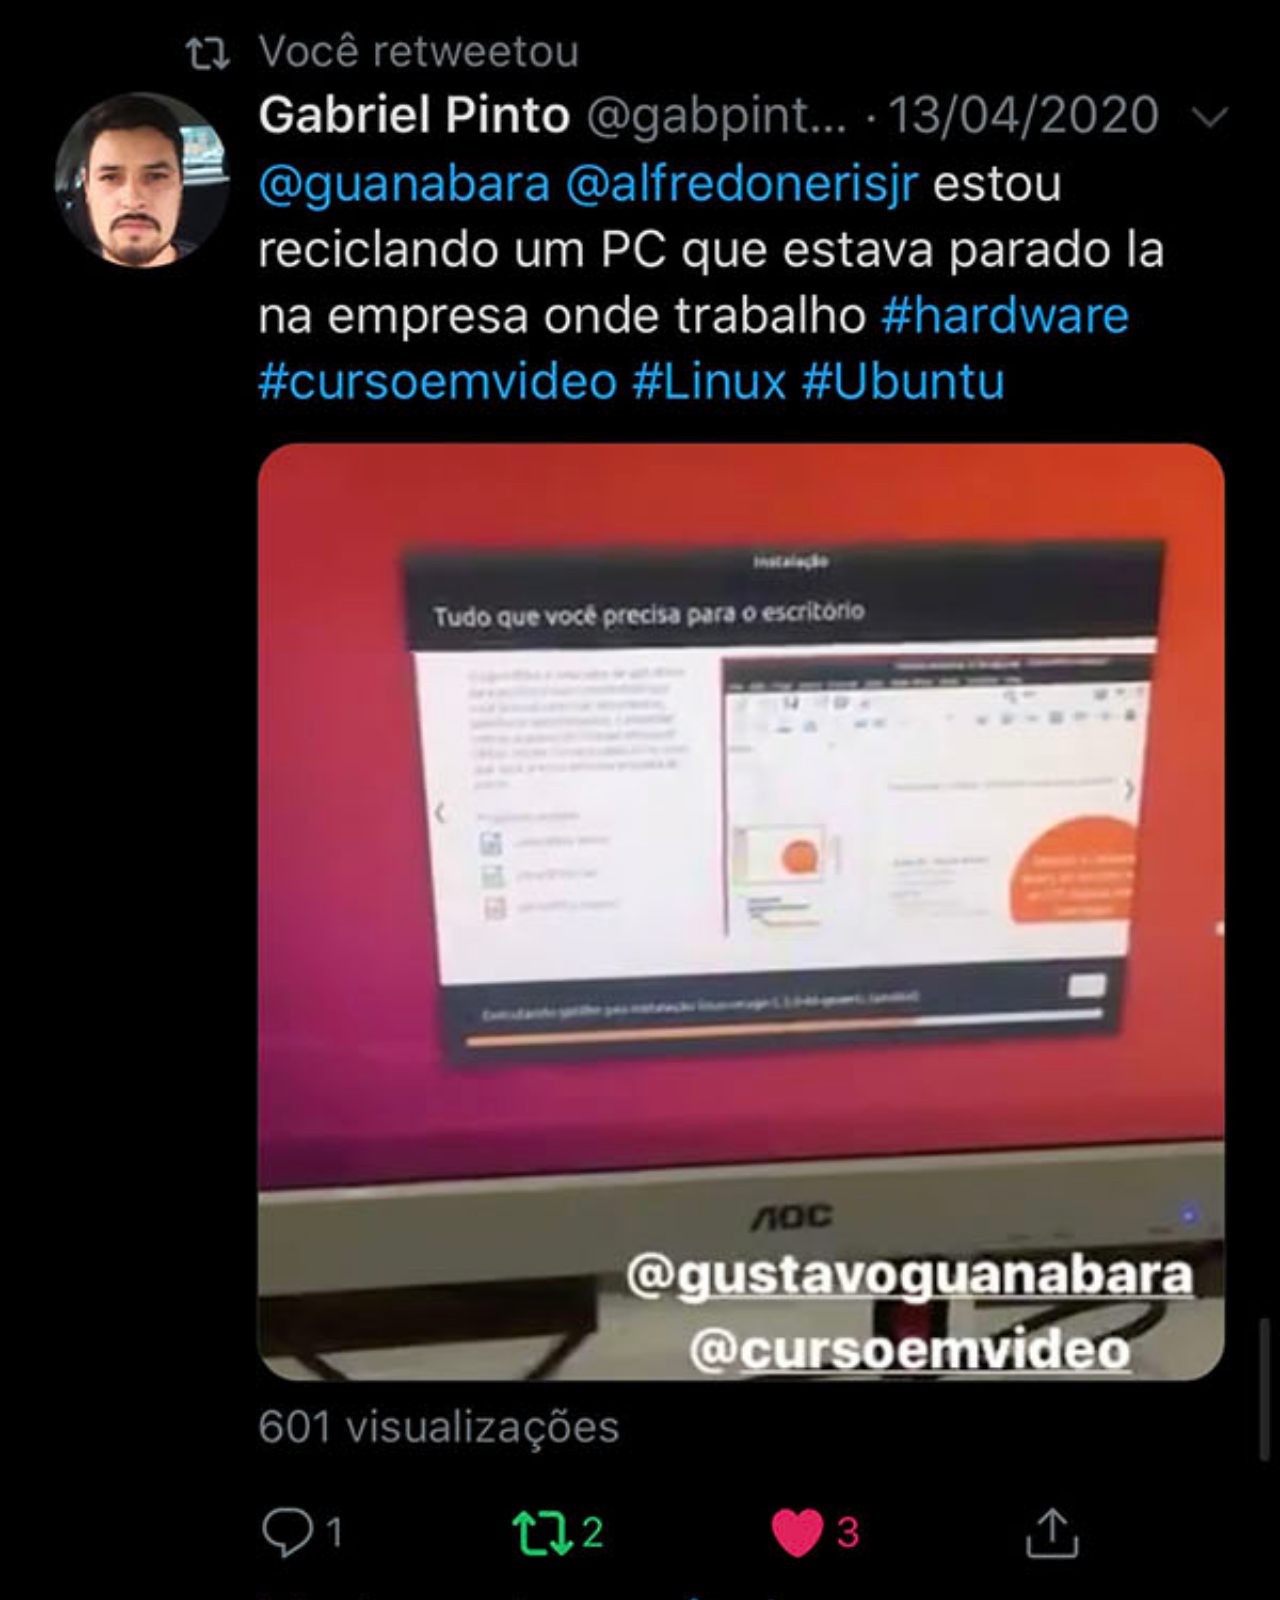
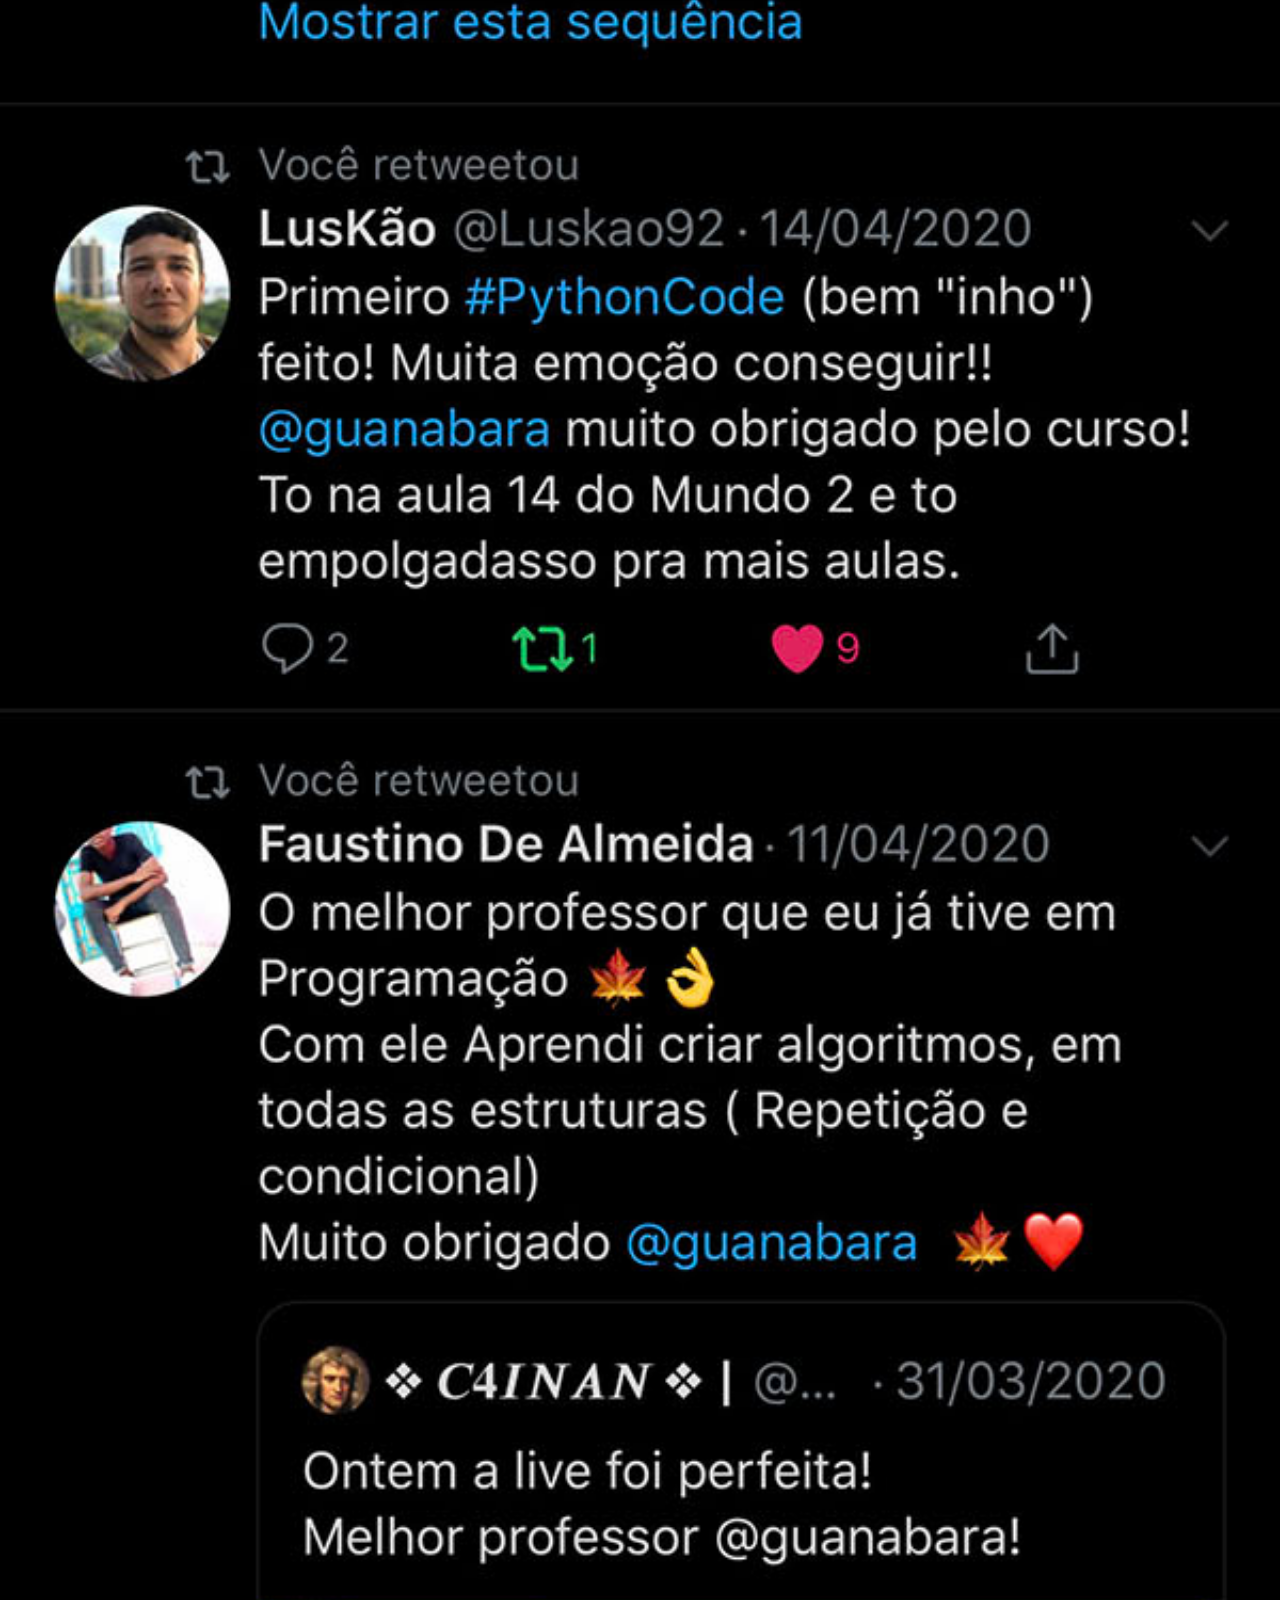
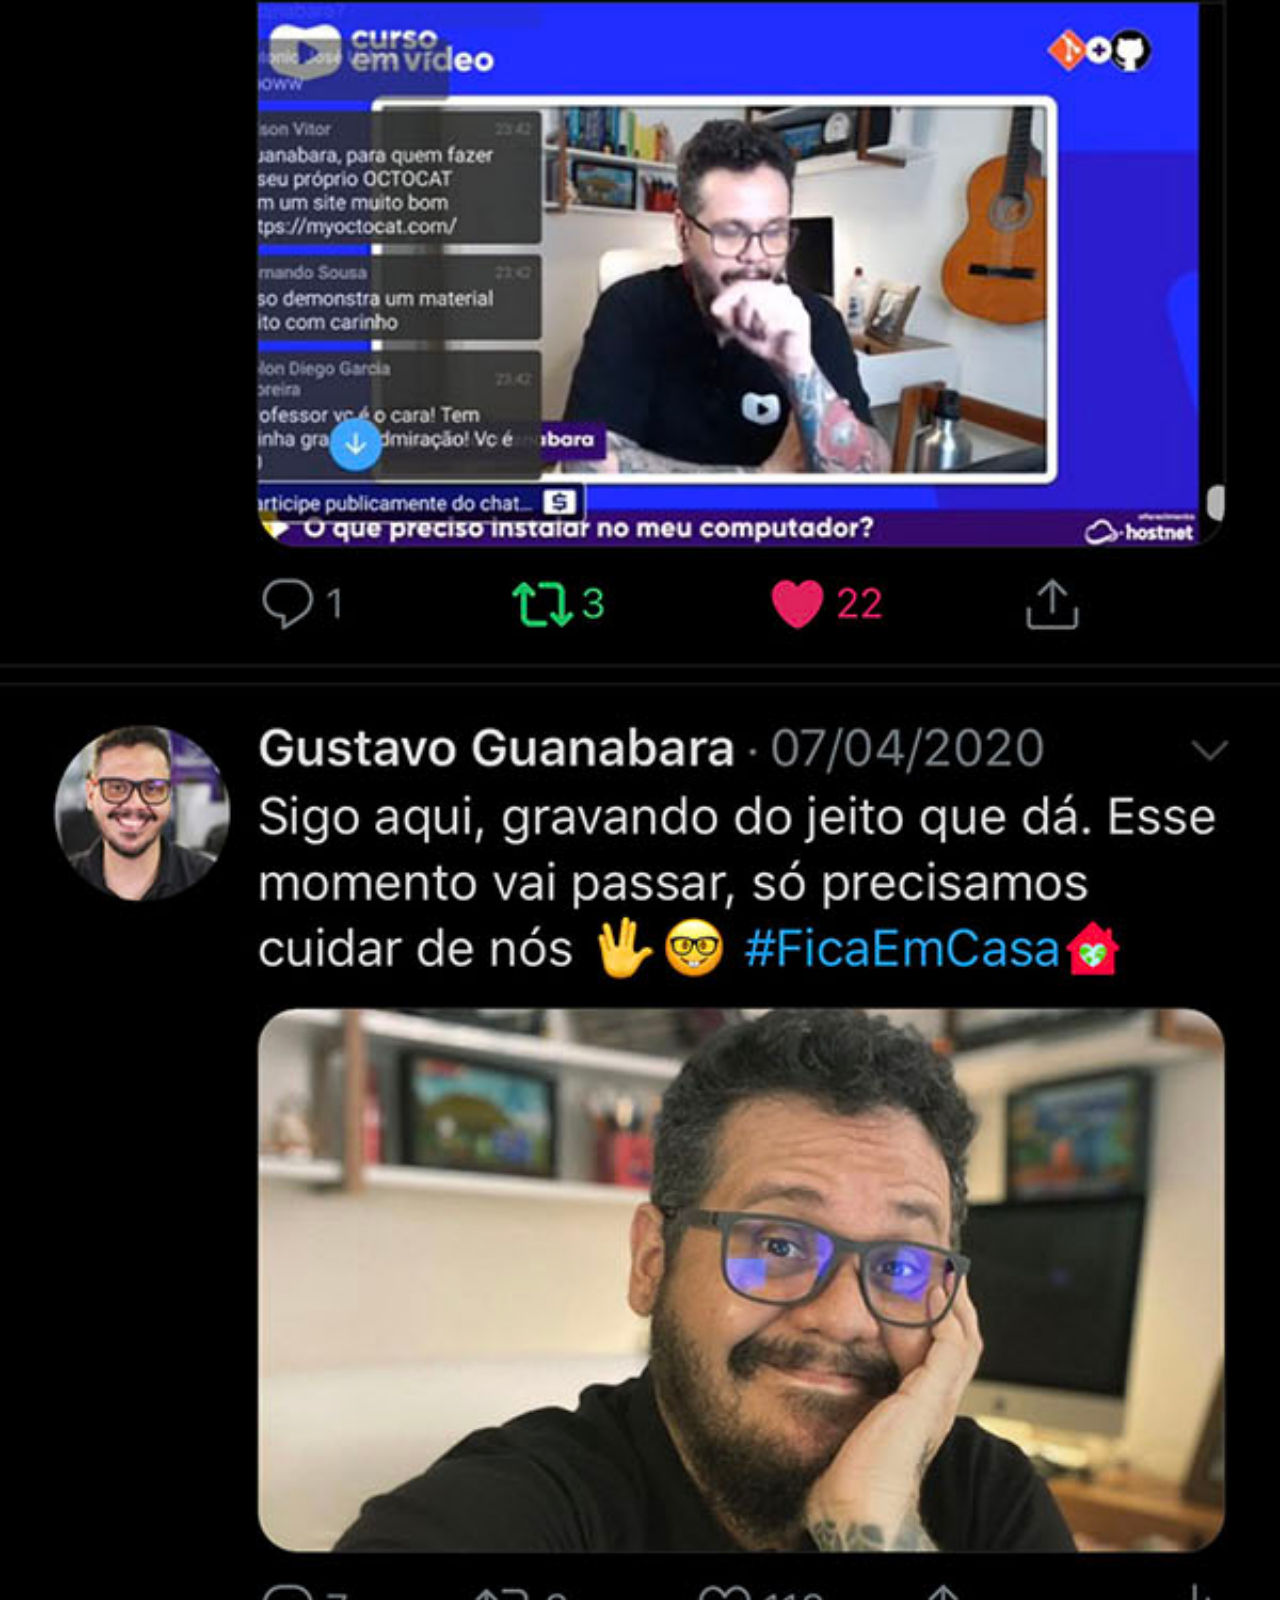
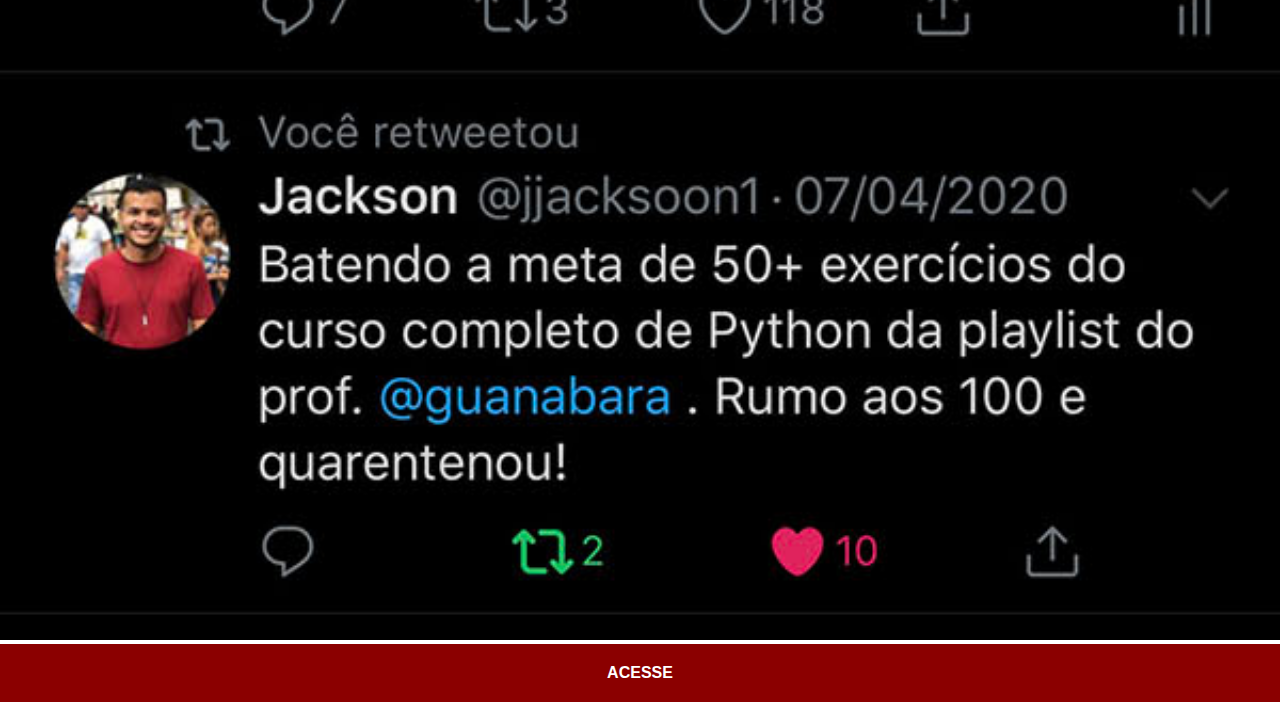
<file: linkedin.html>
<!DOCTYPE html>
<html lang="pt-br">
<head>
    <meta charset="UTF-8">
    <meta name="viewport" content="width=device-width, initial-scale=1.0">
    <link rel="stylesheet" href="estilos/social.css">
    <title>Linkedin</title>
</head>
<body>
    <img src="imagens/tela-twitter.jpg" alt="">
    <a href="https://www.linkedin.com/in/douglas-santos-485b341a3/" target="_blank">ACESSE</a>
</body>
</html>
</file>
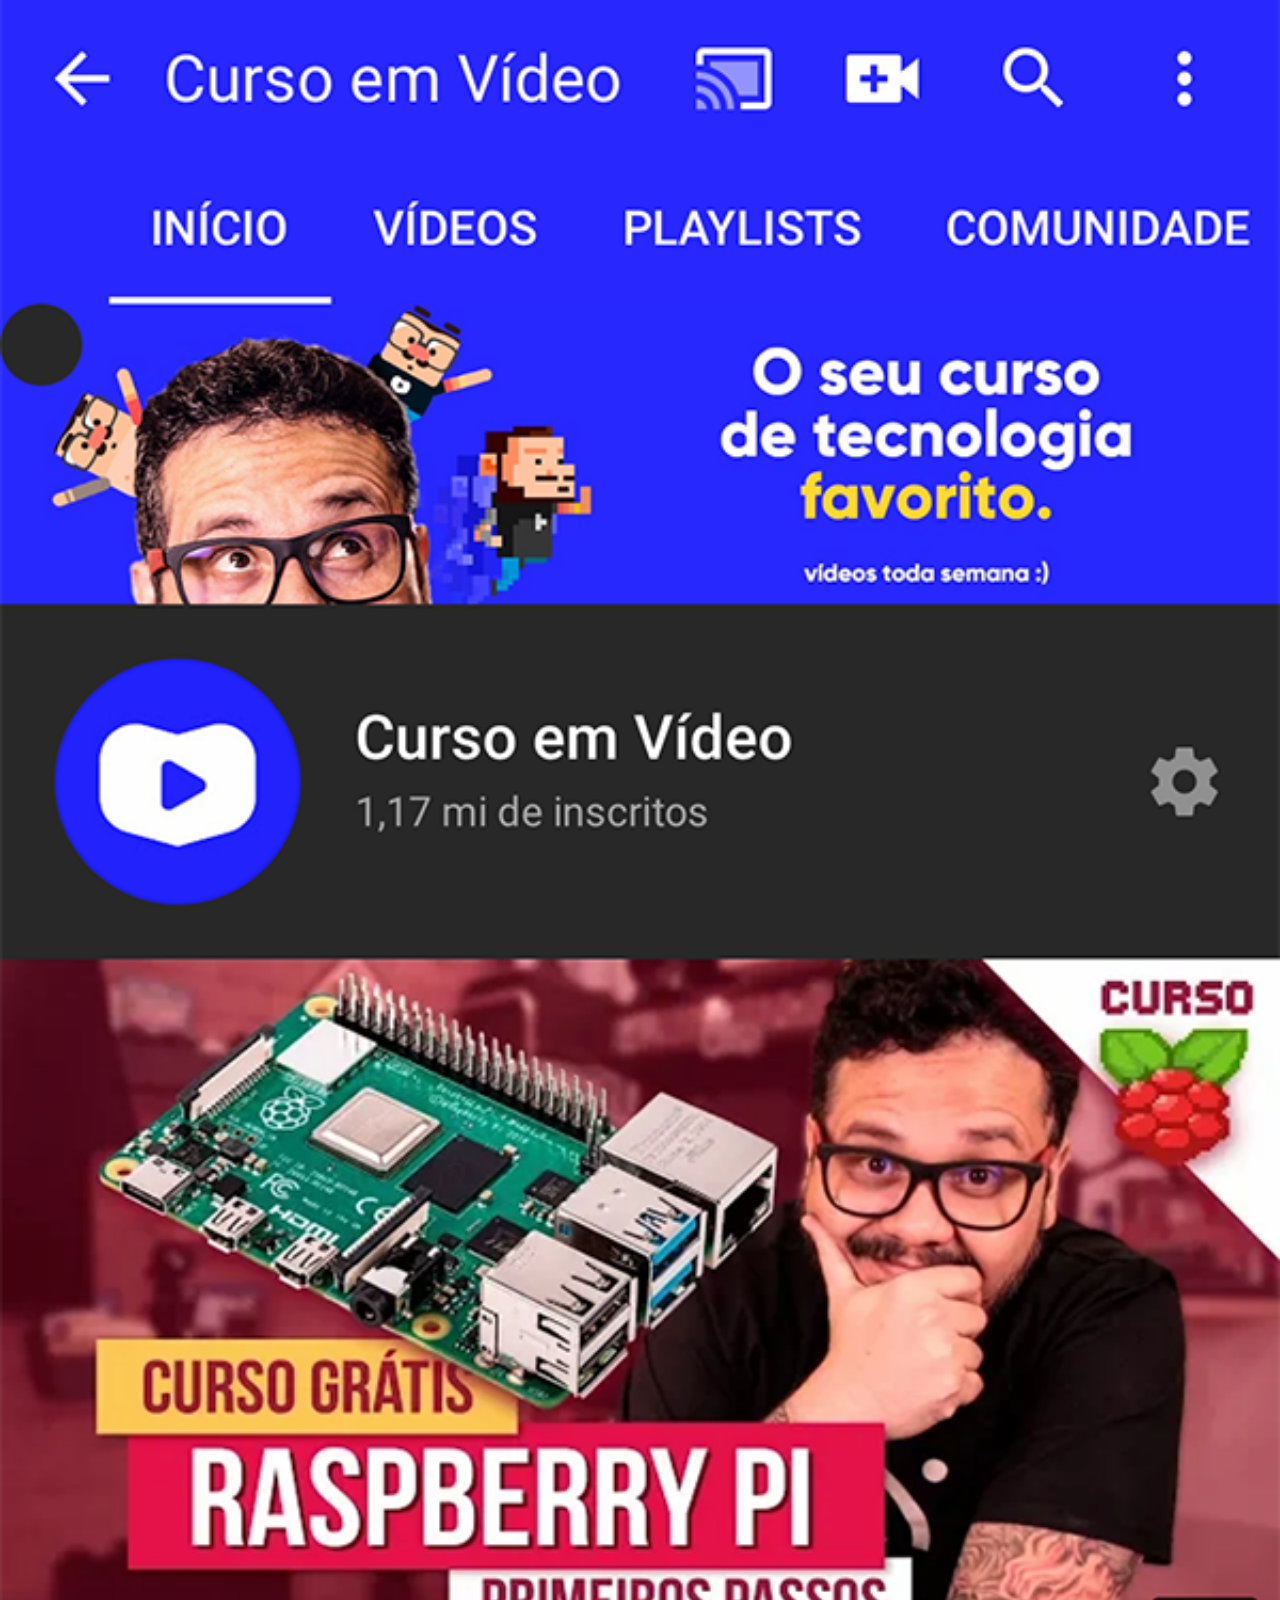
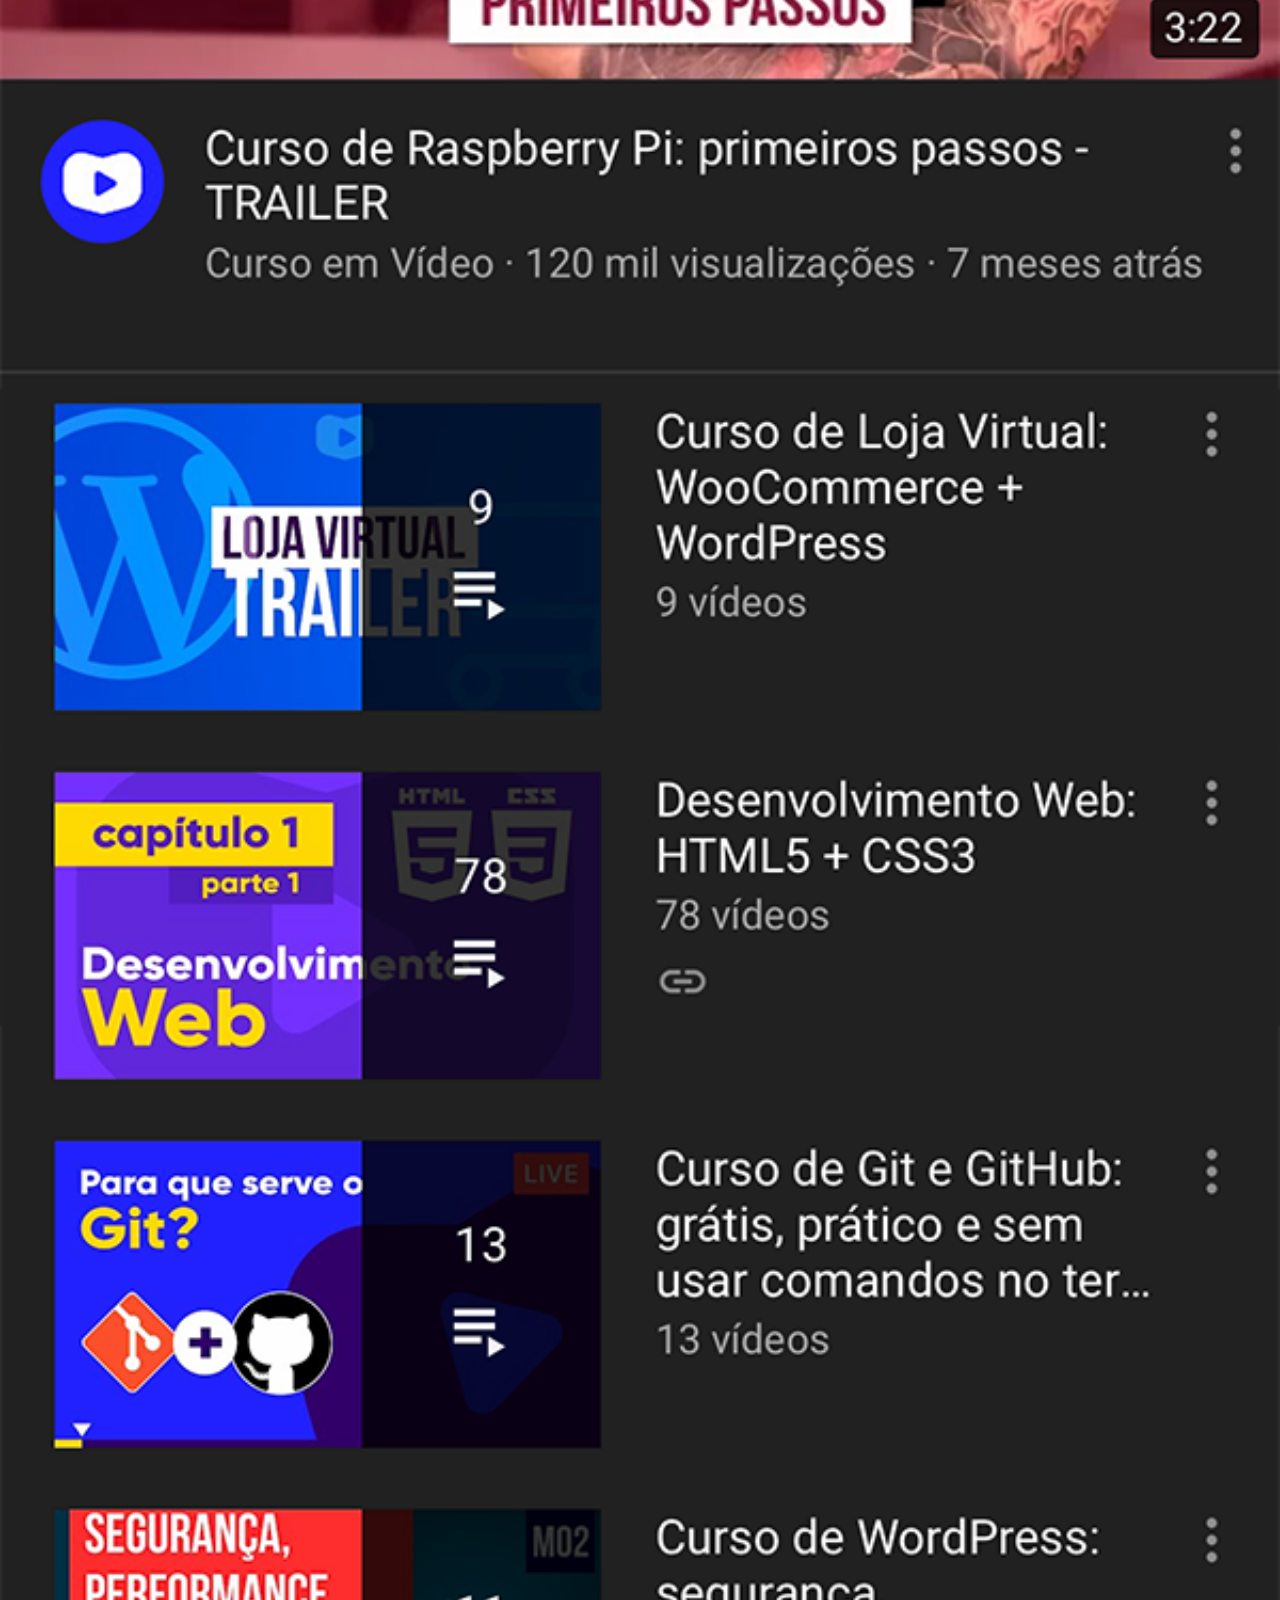
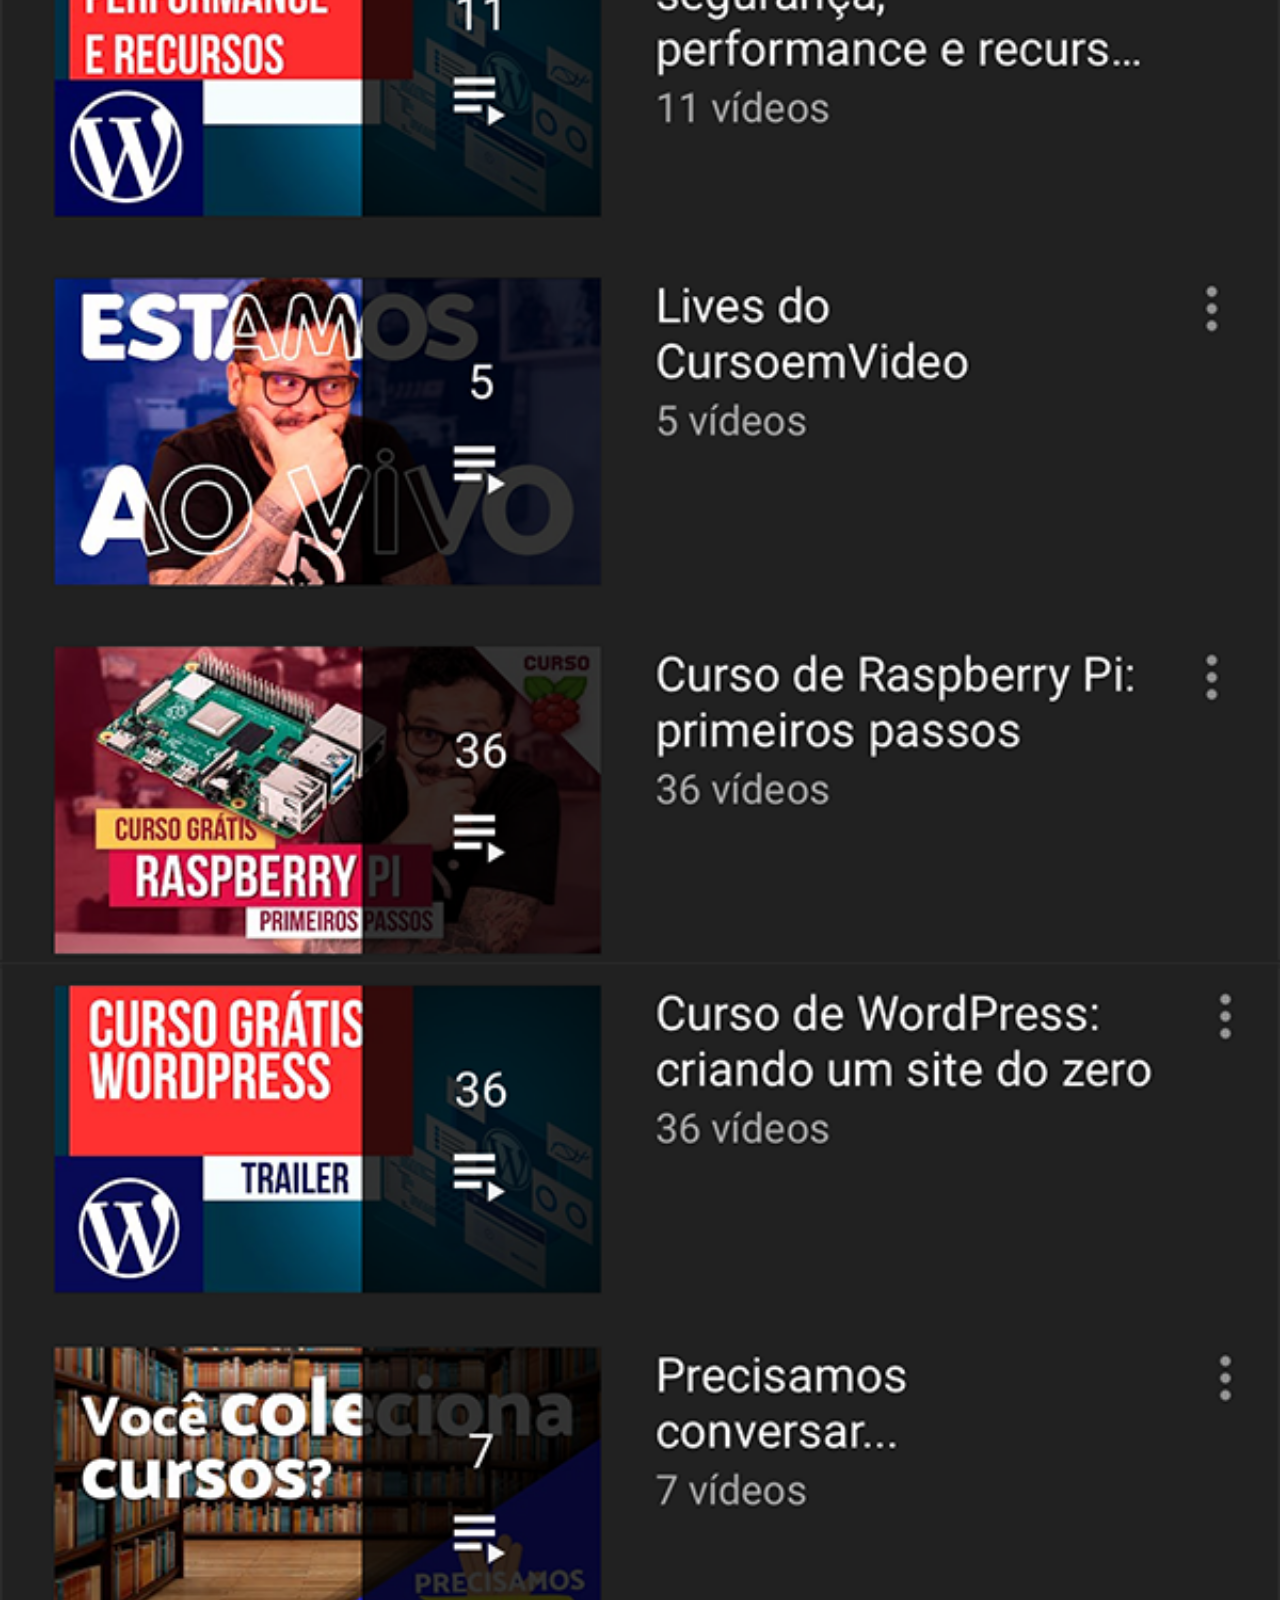
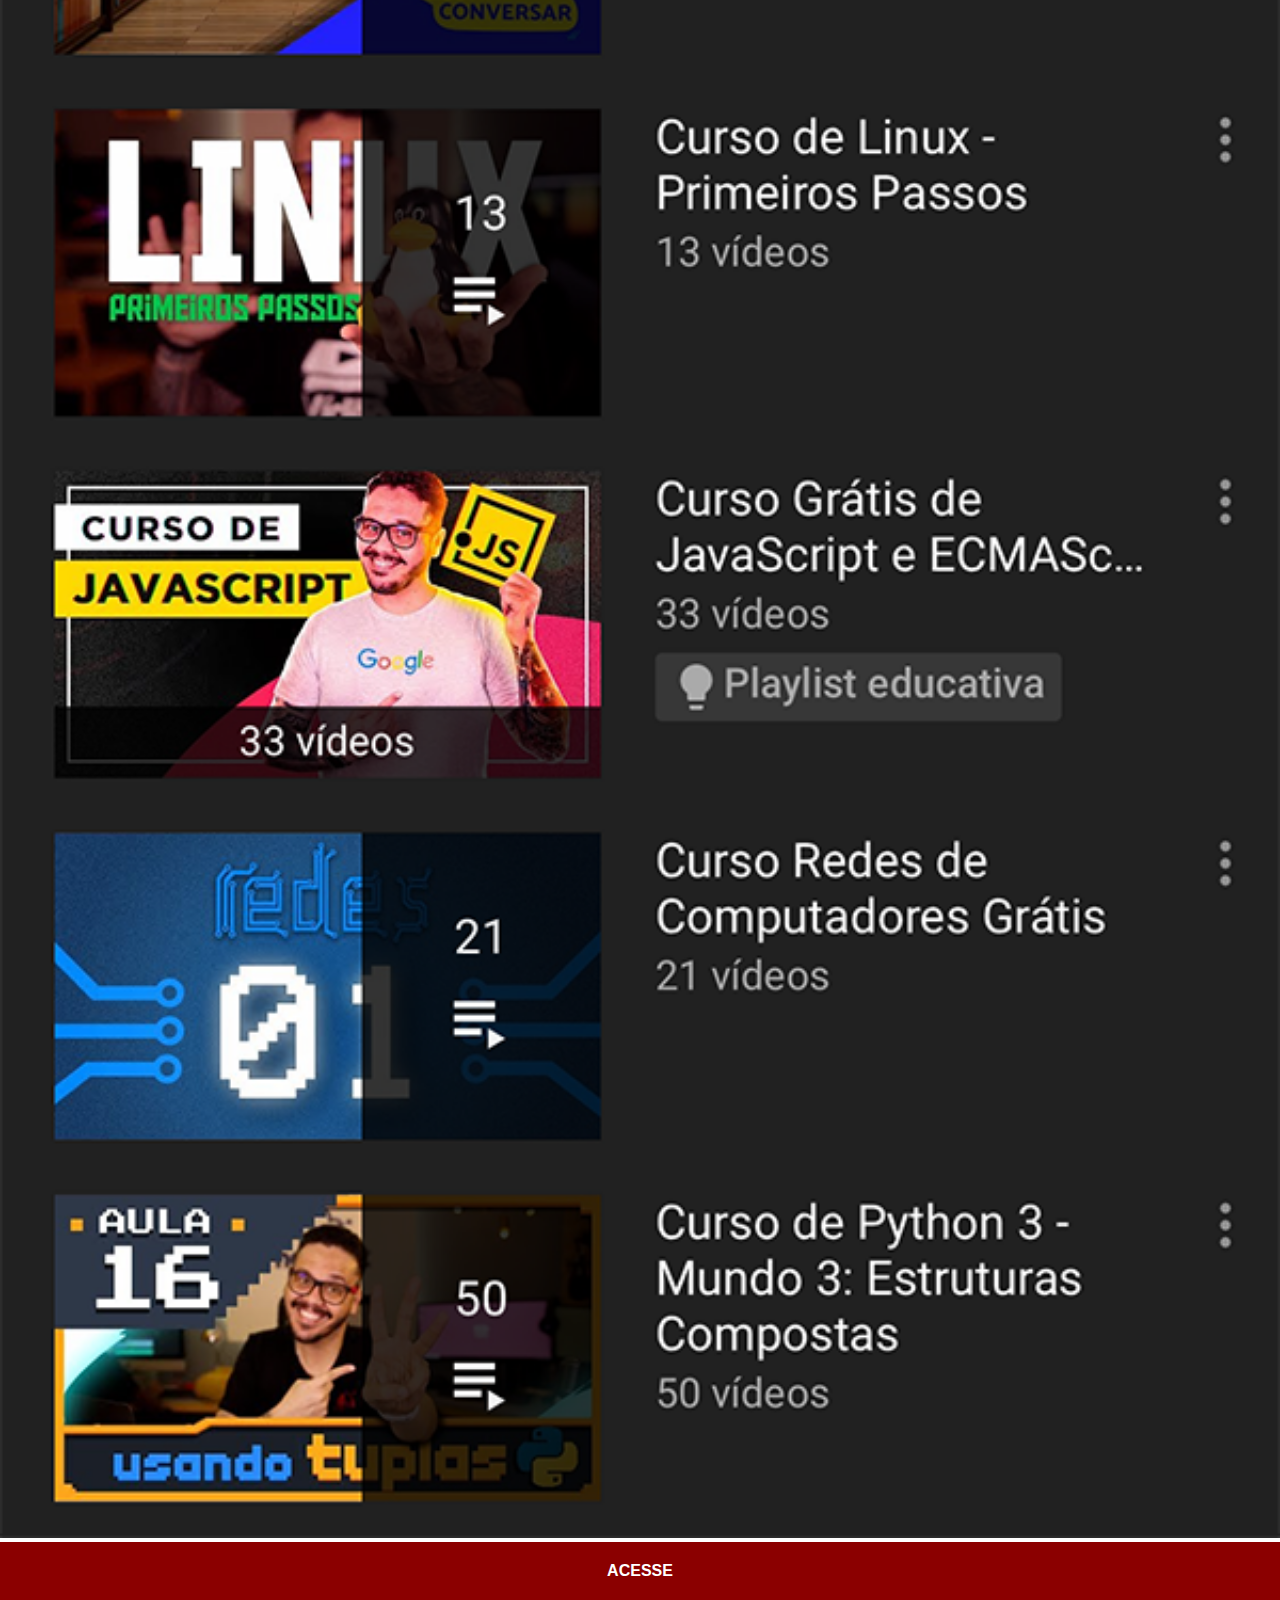
<file: youtube.html>
<!DOCTYPE html>
<html lang="pt-br">
<head>
    <meta charset="UTF-8">
    <meta name="viewport" content="width=device-width, initial-scale=1.0">
    <link rel="stylesheet" href="estilos/social.css">
    <title>Youtube</title>
</head>
<body>
    <img src="imagens/tela-youtube.png" alt="">
    <a href="https://www.youtube.com/@DougbaX/playlists" target="_blank">ACESSE</a>
</body>
</html>
</file>
<file: estilos/style.css>
@charset "UTF-8";

* {
    margin: 0px;
    padding: 0px;
    font-family: Arial, Helvetica, sans-serif;
}

html, body {
    height: 100vh;
    width: 100vw;
    background-color: rgba(0, 0, 0, 0.551);
}

body {
    background: url('../imagens/fundo-madeira.jpg') no-repeat top center;
    background-size: cover;
    background-attachment: fixed;
}

main {
    position: relative;
    height: 100vh;
}

section#telefone {
    position: absolute;
    top: 50%;
    left: 50%;
    transform: translate(-50%, -50%);

    height: 627px;
    width: 311px;
    background: url(../imagens/frame-iphone.png) no-repeat;

}

iframe#tela {
    position: relative;
    top: 80px;
    left: 22px;
    width: 267px;
    height: 471px;
}

section#redes-sociais {
    text-align: right;
}

section#redes-sociais img {
    width: 50px;
    margin: 10px;
    border-radius: 50%;
    box-shadow: 2px 2px 5px rgba(0, 0, 0, 0.345);
    box-sizing: border-box;
}

section#redes-sociais img:hover {
    border: 2px solid rgba(255, 255, 255, 0.828);
    transform: translate(-2px, -2px);
    box-shadow: 5px 5px 10px rgba(0, 0, 0, 0.400);
    transition: transform 0.2s;
    transition: border 0.2s;
}
</file>
<file: estilos/social.css>
@charset "UTF-8";

*{
    margin: 0px;
    padding: 0px;
    font-family: Arial, Helvetica, sans-serif;
}

::-webkit-scrollbar {
    width: 0px;
    height: 0px;
}

img {
    width: 100vw;

}

a{
    display: block;
    background-color: darkred;
    color: white;
    padding: 20px;
    text-align: center;
    font-weight: bolder;
    text-decoration: none;
}

a:hover{
    background-color: red;
    transition: background-color 0.5s;
}
</file>
